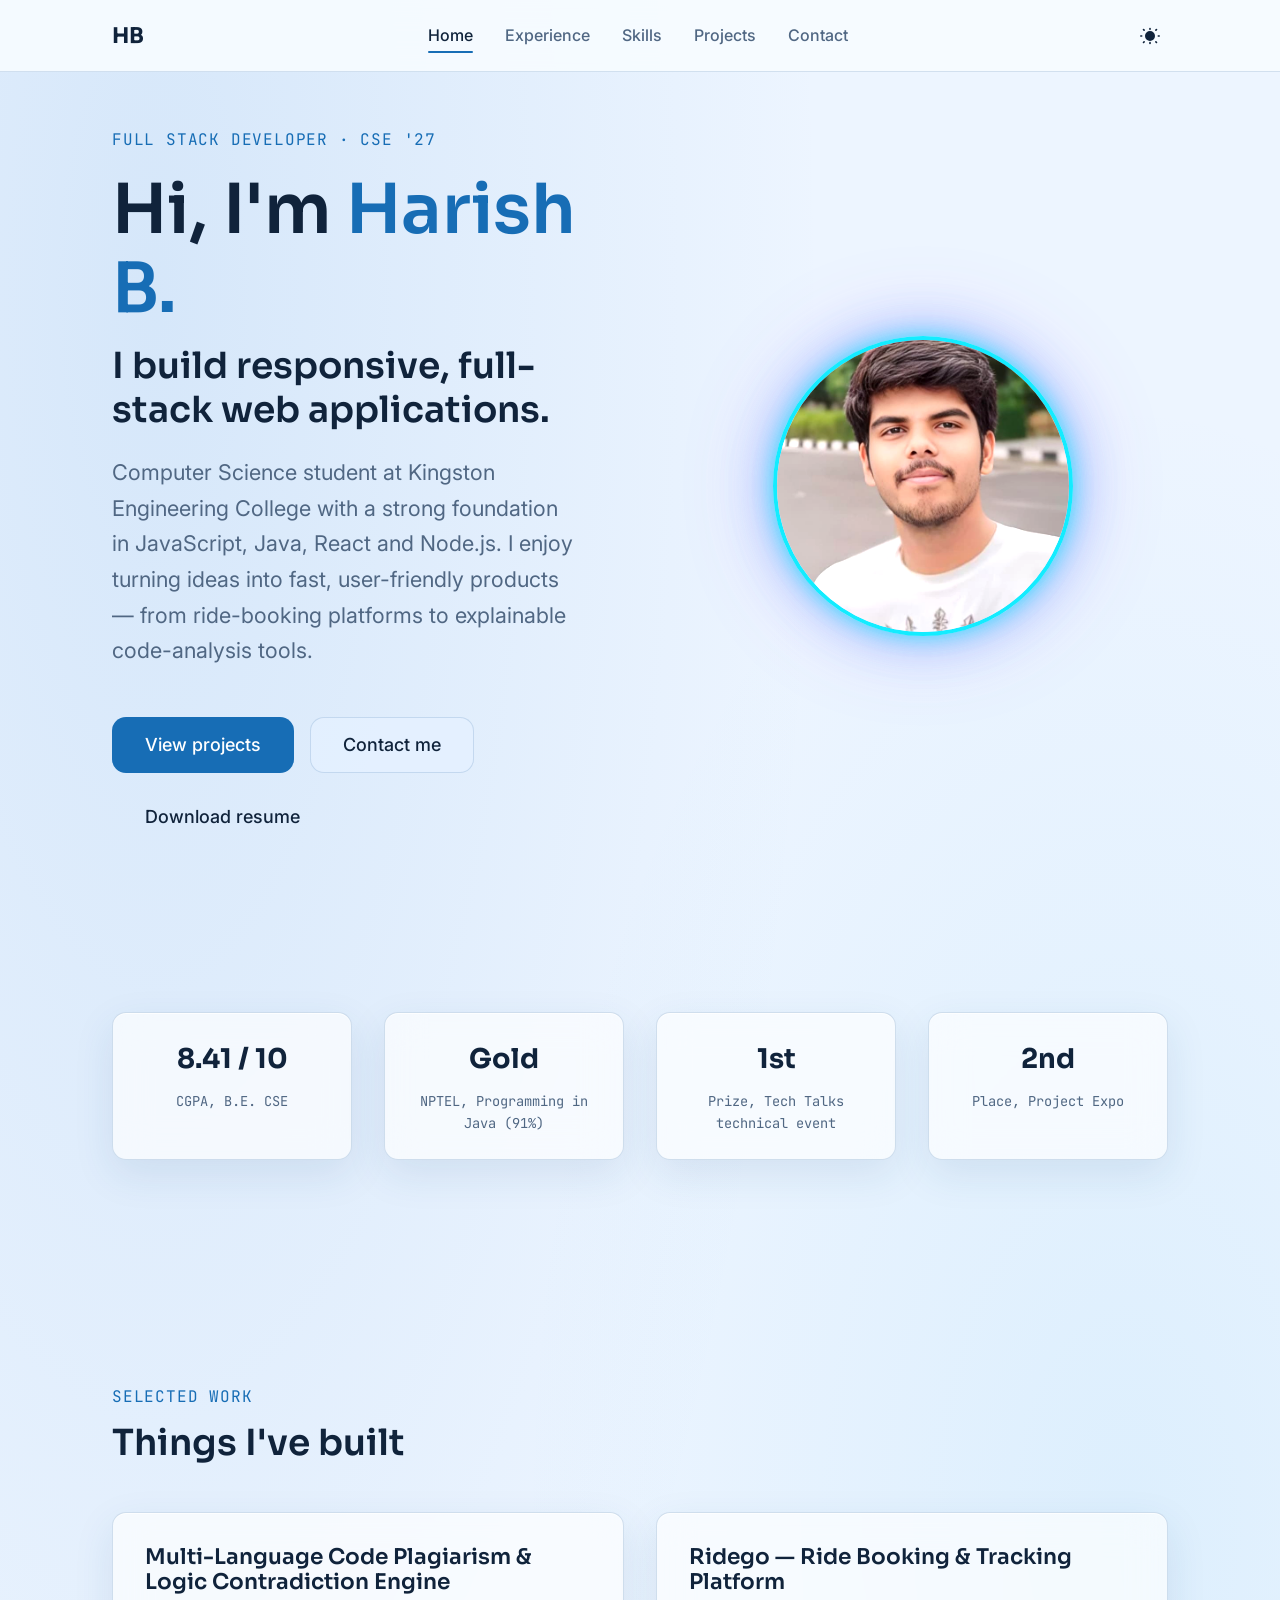
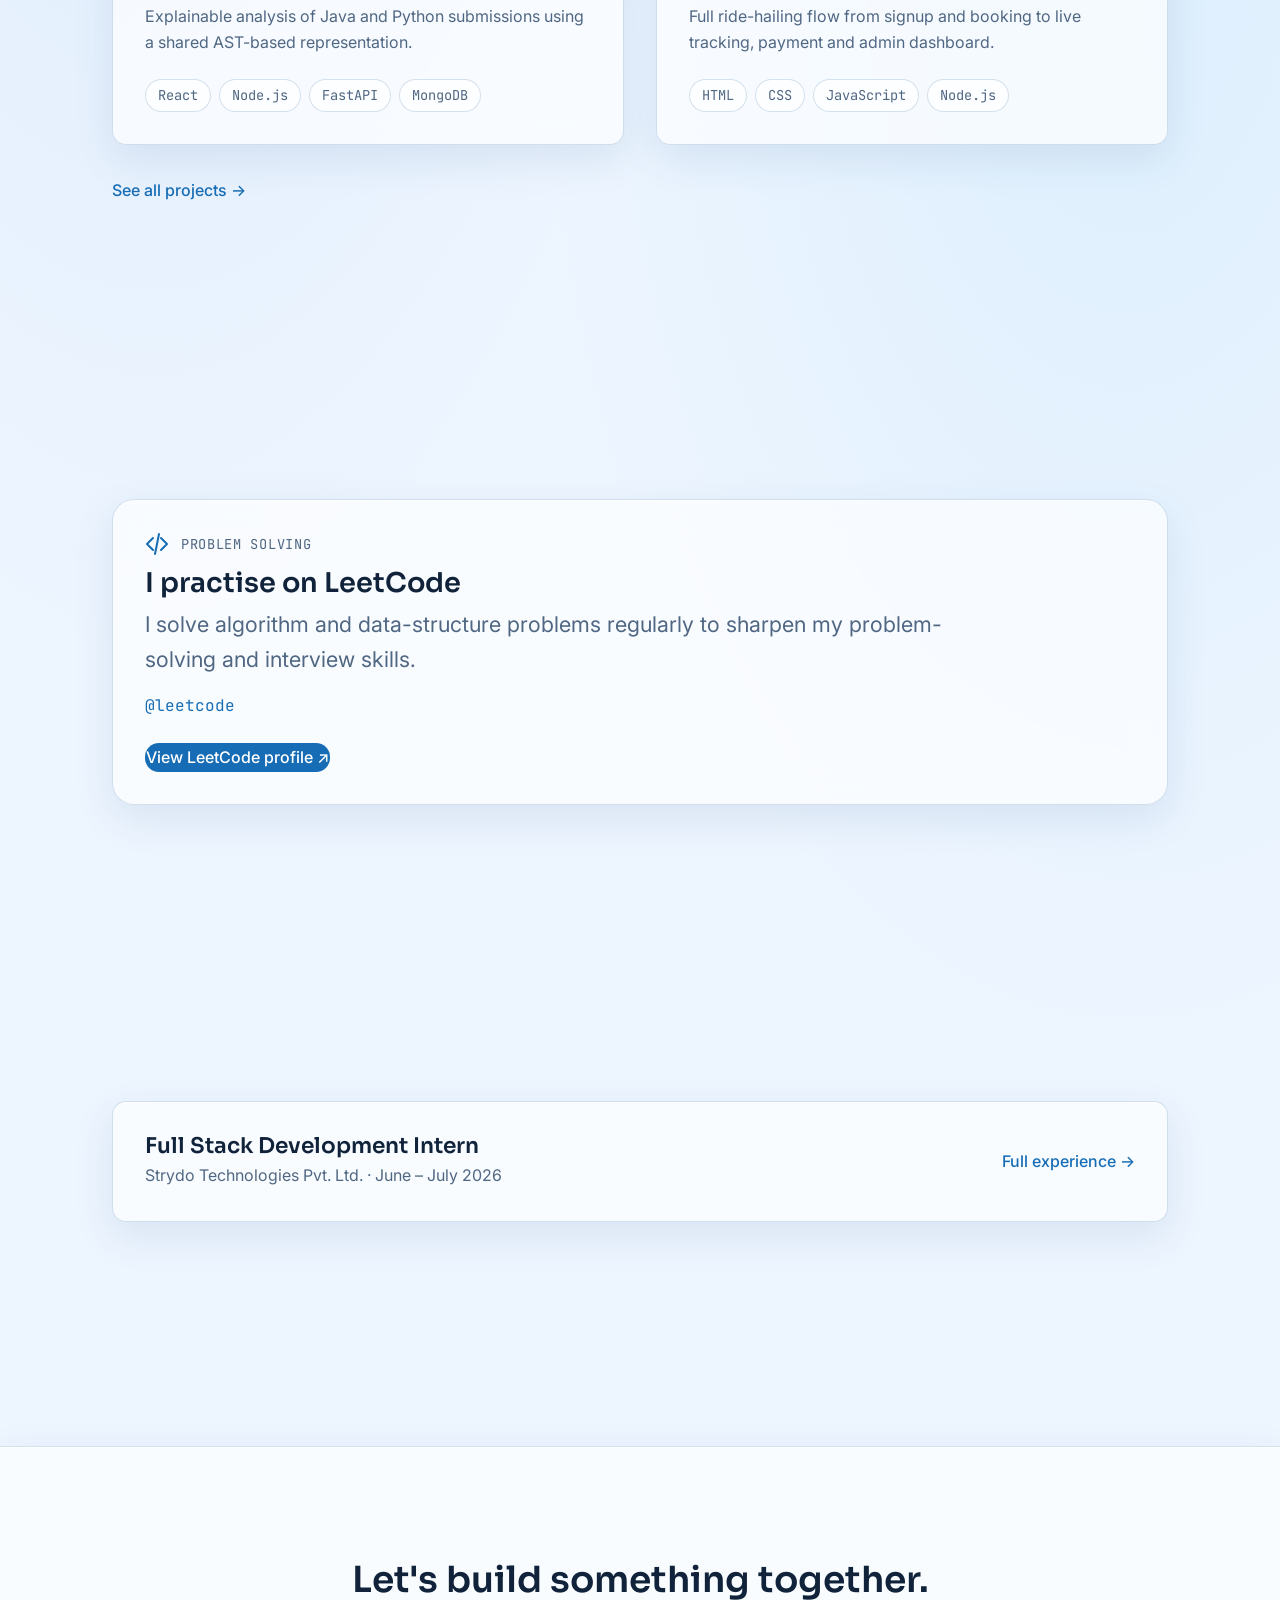
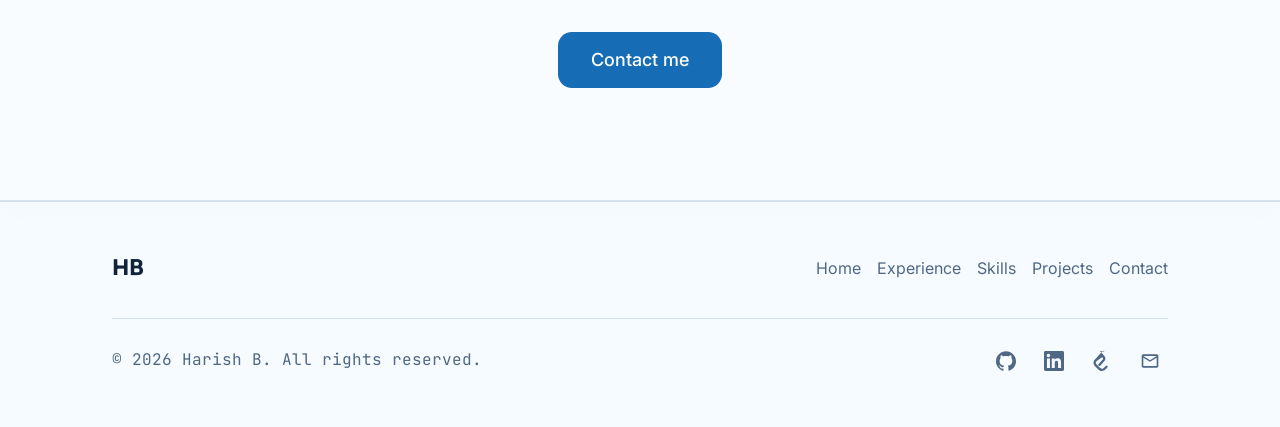
<file: index.html>
<!DOCTYPE html>
<html lang="en">
<head>
  <meta charset="UTF-8">
  <meta name="viewport" content="width=device-width, initial-scale=1.0">
  <title>Harish B | Full Stack Developer</title>
  <meta name="description" content="Harish B - Software Developer Portfolio. Computer Science student at Kingston Engineering College.">
  <meta name="theme-color" content="#0B0D10" media="(prefers-color-scheme: dark)">
  <meta name="theme-color" content="#F6F7F4" media="(prefers-color-scheme: light)">
  
  <meta property="og:title" content="Harish B | Full Stack Developer">
  <meta property="og:description" content="Harish B - Software Developer Portfolio">
  <meta property="og:type" content="website">
  
  <link rel="icon" href="assets/img/favicon.svg" type="image/svg+xml">
  
  <link rel="preconnect" href="https://fonts.googleapis.com">
  <link rel="preconnect" href="https://fonts.gstatic.com" crossorigin>
  <link href="https://fonts.googleapis.com/css2?family=Inter:wght@400;500;600&family=JetBrains+Mono:wght@400;500&family=Sora:wght@400;600;700&display=swap" rel="stylesheet">
  
  <link rel="stylesheet" href="css/tokens.css">
  <link rel="stylesheet" href="css/base.css">
  <link rel="stylesheet" href="css/components.css">
  <link rel="stylesheet" href="css/pages.css">
  
  <!-- Inline Theme Script -->
  <script>
    (function() {
      try {
        var theme = localStorage.getItem('theme');
        if (theme) {
          document.documentElement.setAttribute('data-theme', theme);
        } else if (window.matchMedia && window.matchMedia('(prefers-color-scheme: light)').matches) {
          document.documentElement.setAttribute('data-theme', 'light');
        } else {
          document.documentElement.setAttribute('data-theme', 'dark');
        }
      } catch(e) {}
    })();
  </script>
</head>
<body data-page="home">
  <a href="#main" class="skip-link">Skip to main content</a>

  <header class="nav">
    <div class="container nav__container">
      <a href="index.html" class="nav__logo" aria-label="Harish B Home">HB</a>
      
      <button class="nav__hamburger" aria-expanded="false" aria-controls="nav-list" aria-label="Toggle navigation menu">
        <svg width="24" height="24" viewBox="0 0 24 24" fill="none" xmlns="http://www.w3.org/2000/svg">
          <path d="M4 6H20M4 12H20M4 18H20" stroke="currentColor" stroke-width="2" stroke-linecap="round" stroke-linejoin="round"/>
        </svg>
      </button>

      <ul class="nav__list" id="nav-list">
        <li><a href="index.html" class="nav__link" data-nav="home">Home</a></li>
        <li><a href="experience.html" class="nav__link" data-nav="experience">Experience</a></li>
        <li><a href="skills.html" class="nav__link" data-nav="skills">Skills</a></li>
        <li><a href="projects.html" class="nav__link" data-nav="projects">Projects</a></li>
        <li><a href="contact.html" class="nav__link" data-nav="contact">Contact</a></li>
      </ul>

      <div class="nav__actions">
        <button class="nav__theme-btn" aria-label="Toggle theme" aria-pressed="false">
          <!-- Sun/Moon icon using currentColor -->
          <svg width="20" height="20" viewBox="0 0 24 24" fill="none" xmlns="http://www.w3.org/2000/svg">
            <path d="M12 3V4M12 20V21M4.22 4.22L4.93 4.93M19.07 19.07L19.78 19.78M1 12H2M22 12H23M4.22 19.78L4.93 19.07M19.07 4.93L19.78 4.22M12 17C9.23858 17 7 14.7614 7 12C7 9.23858 9.23858 7 12 7C14.7614 7 17 9.23858 17 12C17 14.7614 14.7614 17 12 17Z" stroke="currentColor" stroke-width="2" stroke-linecap="round" stroke-linejoin="round"/>
          </svg>
        </button>
      </div>
    </div>
  </header>

  <main id="main">
    <!-- A) Hero -->
    <section class="hero container">
      <div class="hero__container">
        <div class="hero__content">
          <span class="section-head__eyebrow reveal" data-delay="0">Full Stack Developer &middot; CSE '27</span>
          <h1 class="hero__title reveal" data-delay="100">Hi, I'm <span class="hero__title-accent">Harish B.</span></h1>
          <div class="hero__subtitle reveal" data-delay="200">I build responsive, full-stack web applications.</div>
          <p class="hero__intro reveal" data-delay="300">
            Computer Science student at Kingston Engineering College with a strong foundation in JavaScript, Java, React and Node.js. I enjoy turning ideas into fast, user-friendly products &mdash; from ride-booking platforms to explainable code-analysis tools.
          </p>
          <div class="hero__actions reveal" data-delay="400">
            <a href="projects.html" class="btn btn--primary btn--md">View projects</a>
            <a href="contact.html" class="btn btn--secondary btn--md">Contact me</a>
            <a href="assets/Harish_B_Resume.pdf" class="btn btn--ghost btn--md" download>Download resume</a>
          </div>
        </div>
        <div class="hero__portrait-wrapper reveal" data-delay="300">
          <div class="hero__glow"></div>
          <div class="hero__portrait-fallback">HB</div>
          <img src="assets/img/harish.jpg" alt="Portrait of Harish B" class="hero__portrait" width="400" height="500">
        </div>
      </div>
    </section>

    <!-- B) Highlights strip -->
    <section class="section container">
      <div class="highlights reveal">
        <div class="highlight-tile">
          <div class="highlight-tile__value">8.41 / 10</div>
          <div class="highlight-tile__caption">CGPA, B.E. CSE</div>
        </div>
        <div class="highlight-tile">
          <div class="highlight-tile__value">Gold</div>
          <div class="highlight-tile__caption">NPTEL, Programming in Java (91%)</div>
        </div>
        <div class="highlight-tile">
          <div class="highlight-tile__value">1st</div>
          <div class="highlight-tile__caption">Prize, Tech Talks technical event</div>
        </div>
        <div class="highlight-tile">
          <div class="highlight-tile__value">2nd</div>
          <div class="highlight-tile__caption">Place, Project Expo</div>
        </div>
      </div>
    </section>

    <!-- C) Featured work -->
    <section class="section container">
      <div class="section-head reveal">
        <span class="section-head__eyebrow">Selected work</span>
        <h2 class="section-head__title">Things I've built</h2>
      </div>
      
      <div class="featured-grid">
        <a href="projects.html" class="card project-card reveal">
          <h3 class="project-card__title">Multi-Language Code Plagiarism &amp; Logic Contradiction Engine</h3>
          <p class="project-card__desc">Explainable analysis of Java and Python submissions using a shared AST-based representation.</p>
          <div class="chip-list">
            <span class="chip">React</span>
            <span class="chip">Node.js</span>
            <span class="chip">FastAPI</span>
            <span class="chip">MongoDB</span>
          </div>
        </a>
        
        <a href="projects.html" class="card project-card reveal" data-delay="100">
          <h3 class="project-card__title">Ridego &mdash; Ride Booking &amp; Tracking Platform</h3>
          <p class="project-card__desc">Full ride-hailing flow from signup and booking to live tracking, payment and admin dashboard.</p>
          <div class="chip-list">
            <span class="chip">HTML</span>
            <span class="chip">CSS</span>
            <span class="chip">JavaScript</span>
            <span class="chip">Node.js</span>
          </div>
        </a>
      </div>
      
      <div class="reveal" data-delay="200">
        <a href="projects.html" class="link-text">See all projects &rarr;</a>
      </div>
    </section>

    <section class="section container" aria-labelledby="leetcode-heading">
      <div class="lc-card reveal" data-solved="" data-rating="" data-streak="">
        <div class="lc-card__header">
          <svg class="lc-card__icon" viewBox="0 0 24 24" fill="none" stroke="currentColor" stroke-width="2" stroke-linecap="round" stroke-linejoin="round">
            <polyline points="16 18 22 12 16 6"></polyline>
            <polyline points="8 6 2 12 8 18"></polyline>
            <line x1="10" y1="22" x2="14" y2="2"></line>
          </svg>
          <span class="lc-card__label">Problem solving</span>
        </div>
        <h2 id="leetcode-heading" class="lc-card__title">I practise on LeetCode</h2>
        <p class="lc-card__desc">I solve algorithm and data-structure problems regularly to sharpen my problem-solving and interview skills.</p>
        <span class="lc-card__handle">@leetcode</span>
        
        <div class="lc-card__stats">
          <div class="lc-stat" data-type="solved">
            <span class="lc-stat__val"></span>
            <span class="lc-stat__label">Problems solved</span>
          </div>
          <div class="lc-stat" data-type="rating">
            <span class="lc-stat__val"></span>
            <span class="lc-stat__label">Contest rating</span>
          </div>
          <div class="lc-stat" data-type="streak">
            <span class="lc-stat__val"></span>
            <span class="lc-stat__label">Day streak</span>
          </div>
        </div>

        <div>
          <a href="https://leetcode.com/u/Q5L8akYLU5/" target="_blank" rel="noopener noreferrer" class="btn btn--primary">
            View LeetCode profile ↗ <span class="visually-hidden">(opens in new tab)</span>
          </a>
        </div>
      </div>
    </section>

    <!-- D) Most recent experience -->
    <section class="section container reveal">
      <a href="experience.html" class="card exp-card">
        <div class="exp-card__info">
          <h3 class="exp-card__title">Full Stack Development Intern</h3>
          <p>Strydo Technologies Pvt. Ltd. &middot; June &ndash; July 2026</p>
        </div>
        <span class="link-text">Full experience &rarr;</span>
      </a>
    </section>

    <!-- F) Closing CTA band -->
    <section class="cta-band reveal">
      <div class="container">
        <h2>Let's build something together.</h2>
        <a href="contact.html" class="btn btn--primary btn--md">Contact me</a>
      </div>
    </section>
  </main>

  <footer class="footer">
    <div class="container footer__container">
      <div class="footer__top">
        <a href="index.html" class="footer__logo">HB</a>
        <ul class="footer__nav">
          <li><a href="index.html" class="footer__nav-link">Home</a></li>
          <li><a href="experience.html" class="footer__nav-link">Experience</a></li>
          <li><a href="skills.html" class="footer__nav-link">Skills</a></li>
          <li><a href="projects.html" class="footer__nav-link">Projects</a></li>
          <li><a href="contact.html" class="footer__nav-link">Contact</a></li>
        </ul>
      </div>
      <div class="footer__bottom">
        <p class="footer__copy">&copy; <span class="footer__year"></span> Harish B. All rights reserved.</p>
        <ul class="footer__social">
          <li>
            <a href="https://github.com/harishb934522-ops" target="_blank" rel="noopener noreferrer" class="footer__social-link" aria-label="GitHub">
              <svg viewBox="0 0 24 24" xmlns="http://www.w3.org/2000/svg"><path d="M12 .297c-6.63 0-12 5.373-12 12 0 5.303 3.438 9.8 8.205 11.385.6.113.82-.258.82-.577 0-.285-.01-1.04-.015-2.04-3.338.724-4.042-1.61-4.042-1.61C4.422 18.07 3.633 17.7 3.633 17.7c-1.087-.744.084-.729.084-.729 1.205.084 1.838 1.236 1.838 1.236 1.07 1.835 2.809 1.305 3.495.998.108-.776.417-1.305.76-1.605-2.665-.3-5.466-1.332-5.466-5.93 0-1.31.465-2.38 1.235-3.22-.135-.303-.54-1.523.105-3.176 0 0 1.005-.322 3.3 1.23.96-.267 1.98-.399 3-.405 1.02.006 2.04.138 3 .405 2.28-1.552 3.285-1.23 3.285-1.23.645 1.653.24 2.873.12 3.176.765.84 1.23 1.91 1.23 3.22 0 4.61-2.805 5.625-5.475 5.92.42.36.81 1.096.81 2.22 0 1.606-.015 2.896-.015 3.286 0 .315.21.69.825.57C20.565 22.092 24 17.592 24 12.297c0-6.627-5.373-12-12-12"/></svg>
            </a>
          </li>
          <li>
            <a href="https://www.linkedin.com/" target="_blank" rel="noopener noreferrer" class="footer__social-link" aria-label="LinkedIn">
              <svg viewBox="0 0 24 24" xmlns="http://www.w3.org/2000/svg"><path d="M20.447 20.452h-3.554v-5.569c0-1.328-.027-3.037-1.852-3.037-1.853 0-2.136 1.445-2.136 2.939v5.667H9.351V9h3.414v1.561h.046c.477-.9 1.637-1.85 3.37-1.85 3.601 0 4.267 2.37 4.267 5.455v6.286zM5.337 7.433c-1.144 0-2.063-.926-2.063-2.065 0-1.138.92-2.063 2.063-2.063 1.14 0 2.064.925 2.064 2.063 0 1.139-.925 2.065-2.064 2.065zm1.782 13.019H3.555V9h3.564v11.452zM22.225 0H1.771C.792 0 0 .774 0 1.729v20.542C0 23.227.792 24 1.771 24h20.451C23.2 24 24 23.227 24 22.271V1.729C24 .774 23.2 0 22.222 0h.003z"/></svg>
            </a>
          </li>
          <li>
            <a href="https://leetcode.com/u/Q5L8akYLU5/" target="_blank" rel="noopener noreferrer" class="footer__social-link" aria-label="LeetCode">
              <svg viewBox="0 0 24 24" xmlns="http://www.w3.org/2000/svg"><path d="M13.483 0a1.374 1.374 0 0 0-.961.438L7.116 6.226l-3.854 4.126a5.266 5.266 0 0 0-1.209 2.104 5.35 5.35 0 0 0-.125.513 5.527 5.527 0 0 0 .062 2.362 5.83 5.83 0 0 0 .349 1.017 5.939 5.939 0 0 0 1.271 1.818l4.277 4.193.039.038c2.248 2.165 5.852 2.133 8.063-.074l2.396-2.392c.54-.54.54-1.414.003-1.955a1.378 1.378 0 0 0-1.951-.003l-2.396 2.392a3.021 3.021 0 0 1-4.205.038l-.02-.019-4.276-4.193c-.652-.64-.972-1.469-.948-2.263a2.68 2.68 0 0 1 .066-.523 2.545 2.545 0 0 1 .619-1.164L11.1 8.214c.489-.539 1.349-.539 1.84 0 .489.54.489 1.414 0 1.954l-5.009 5.54a1.373 1.373 0 0 0-.323 1.295 1.332 1.332 0 0 0 1.08 1.026c.435.086.883-.053 1.192-.387l5.01-5.539c1.554-1.716 1.554-4.514 0-6.231l-5.405-5.787L14.444.646a1.375 1.375 0 0 0-.961-2.352z"/></svg>
            </a>
          </li>
          <li>
            <a href="mailto:harishb934522@gmail.com" class="footer__social-link" aria-label="Email">
              <svg viewBox="0 0 24 24" xmlns="http://www.w3.org/2000/svg"><path d="M22 6c0-1.1-.9-2-2-2H4c-1.1 0-2 .9-2 2v12c0 1.1.9 2 2 2h16c1.1 0 2-.9 2-2V6zm-2 0l-8 5-8-5h16zm0 12H4V8l8 5 8-5v10z"/></svg>
            </a>
          </li>
        </ul>
      </div>
    </div>
  </footer>

  <script src="js/main.js" defer></script>
</body>
</html>
</file>
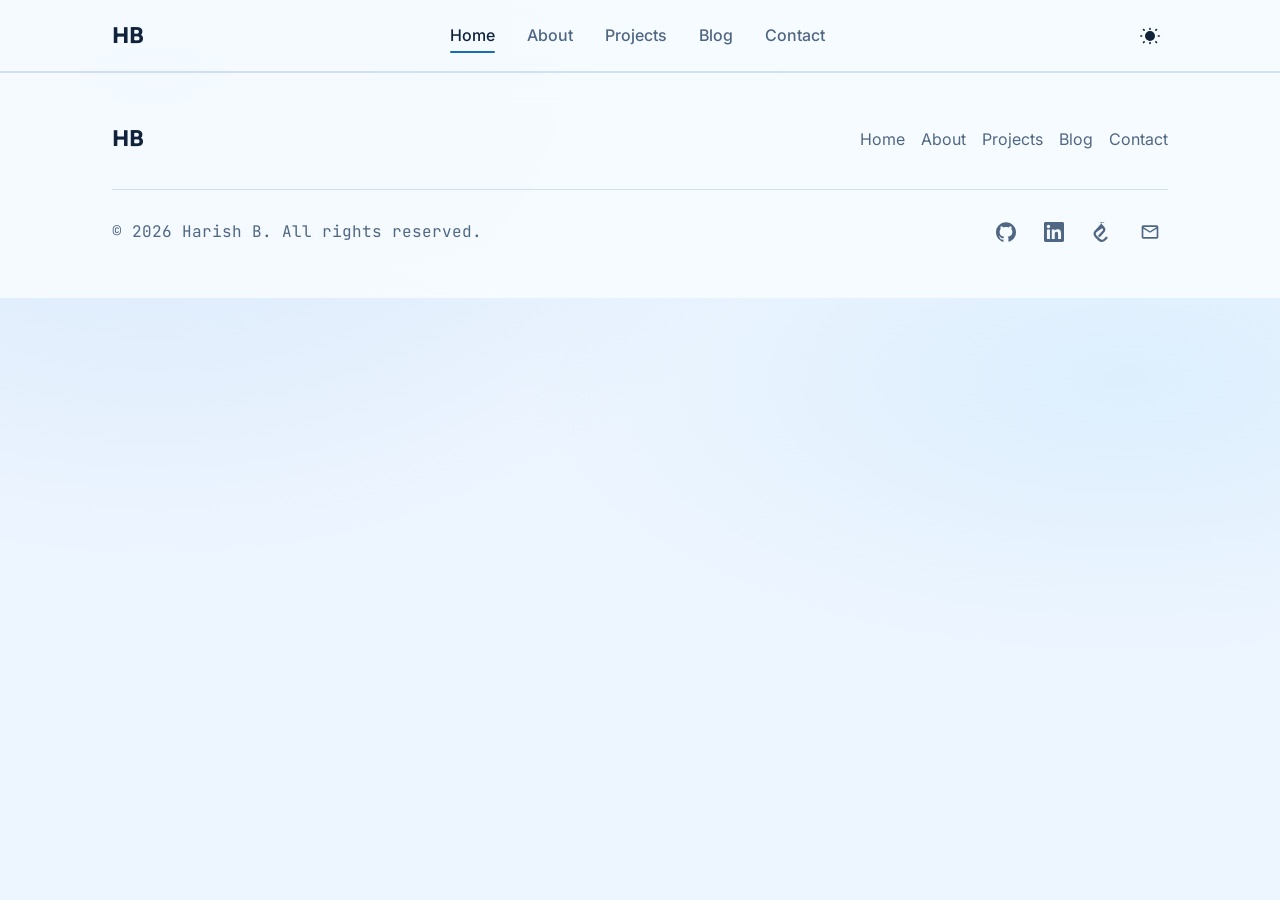
<file: _template.html>
<!DOCTYPE html>
<html lang="en">
<head>
  <meta charset="UTF-8">
  <meta name="viewport" content="width=device-width, initial-scale=1.0">
  <title>Page | Harish B</title>
  <meta name="description" content="Harish B - Software Developer Portfolio">
  <meta name="theme-color" content="#0B0D10" media="(prefers-color-scheme: dark)">
  <meta name="theme-color" content="#F6F7F4" media="(prefers-color-scheme: light)">
  
  <meta property="og:title" content="Page | Harish B">
  <meta property="og:description" content="Harish B - Software Developer Portfolio">
  <meta property="og:type" content="website">
  
  <link rel="icon" href="assets/img/favicon.svg" type="image/svg+xml">
  
  <link rel="preconnect" href="https://fonts.googleapis.com">
  <link rel="preconnect" href="https://fonts.gstatic.com" crossorigin>
  <link href="https://fonts.googleapis.com/css2?family=Inter:wght@400;500;600&family=JetBrains+Mono:wght@400;500&family=Sora:wght@400;600;700&display=swap" rel="stylesheet">
  
  <link rel="stylesheet" href="css/tokens.css">
  <link rel="stylesheet" href="css/base.css">
  <link rel="stylesheet" href="css/components.css">
  <link rel="stylesheet" href="css/pages.css">
  
  <!-- Inline Theme Script -->
  <script>
    (function() {
      try {
        var theme = localStorage.getItem('theme');
        if (theme) {
          document.documentElement.setAttribute('data-theme', theme);
        } else if (window.matchMedia && window.matchMedia('(prefers-color-scheme: light)').matches) {
          document.documentElement.setAttribute('data-theme', 'light');
        } else {
          document.documentElement.setAttribute('data-theme', 'dark');
        }
      } catch(e) {}
    })();
  </script>
</head>
<body data-page="home">
  <a href="#main" class="skip-link">Skip to main content</a>

  <header class="nav">
    <div class="container nav__container">
      <a href="/" class="nav__logo" aria-label="Harish B Home">HB</a>
      
      <button class="nav__hamburger" aria-expanded="false" aria-controls="nav-list" aria-label="Toggle navigation menu">
        <svg width="24" height="24" viewBox="0 0 24 24" fill="none" xmlns="http://www.w3.org/2000/svg">
          <path d="M4 6H20M4 12H20M4 18H20" stroke="currentColor" stroke-width="2" stroke-linecap="round" stroke-linejoin="round"/>
        </svg>
      </button>

      <ul class="nav__list" id="nav-list">
        <li><a href="/" class="nav__link" data-nav="home">Home</a></li>
        <li><a href="/about" class="nav__link" data-nav="about">About</a></li>
        <li><a href="/projects" class="nav__link" data-nav="projects">Projects</a></li>
        <li><a href="/blog" class="nav__link" data-nav="blog">Blog</a></li>
        <li><a href="/contact" class="nav__link" data-nav="contact">Contact</a></li>
      </ul>

      <div class="nav__actions">
        <button class="nav__theme-btn" aria-label="Toggle theme" aria-pressed="false">
          <!-- Sun/Moon icon using currentColor -->
          <svg width="20" height="20" viewBox="0 0 24 24" fill="none" xmlns="http://www.w3.org/2000/svg">
            <path d="M12 3V4M12 20V21M4.22 4.22L4.93 4.93M19.07 19.07L19.78 19.78M1 12H2M22 12H23M4.22 19.78L4.93 19.07M19.07 4.93L19.78 4.22M12 17C9.23858 17 7 14.7614 7 12C7 9.23858 9.23858 7 12 7C14.7614 7 17 9.23858 17 12C17 14.7614 14.7614 17 12 17Z" stroke="currentColor" stroke-width="2" stroke-linecap="round" stroke-linejoin="round"/>
          </svg>
        </button>
      </div>
    </div>
  </header>

  <main id="main">
    <!-- Page specific content goes here -->
  </main>

  <footer class="footer">
    <div class="container footer__container">
      <div class="footer__top">
        <a href="/" class="footer__logo">HB</a>
        <ul class="footer__nav">
          <li><a href="/" class="footer__nav-link">Home</a></li>
          <li><a href="/about" class="footer__nav-link">About</a></li>
          <li><a href="/projects" class="footer__nav-link">Projects</a></li>
          <li><a href="/blog" class="footer__nav-link">Blog</a></li>
          <li><a href="/contact" class="footer__nav-link">Contact</a></li>
        </ul>
      </div>
      <div class="footer__bottom">
        <p class="footer__copy">&copy; <span class="footer__year"></span> Harish B. All rights reserved.</p>
        <ul class="footer__social">
          <li>
            <a href="#" class="footer__social-link" aria-label="GitHub">
              <svg viewBox="0 0 24 24" xmlns="http://www.w3.org/2000/svg"><path d="M12 .297c-6.63 0-12 5.373-12 12 0 5.303 3.438 9.8 8.205 11.385.6.113.82-.258.82-.577 0-.285-.01-1.04-.015-2.04-3.338.724-4.042-1.61-4.042-1.61C4.422 18.07 3.633 17.7 3.633 17.7c-1.087-.744.084-.729.084-.729 1.205.084 1.838 1.236 1.838 1.236 1.07 1.835 2.809 1.305 3.495.998.108-.776.417-1.305.76-1.605-2.665-.3-5.466-1.332-5.466-5.93 0-1.31.465-2.38 1.235-3.22-.135-.303-.54-1.523.105-3.176 0 0 1.005-.322 3.3 1.23.96-.267 1.98-.399 3-.405 1.02.006 2.04.138 3 .405 2.28-1.552 3.285-1.23 3.285-1.23.645 1.653.24 2.873.12 3.176.765.84 1.23 1.91 1.23 3.22 0 4.61-2.805 5.625-5.475 5.92.42.36.81 1.096.81 2.22 0 1.606-.015 2.896-.015 3.286 0 .315.21.69.825.57C20.565 22.092 24 17.592 24 12.297c0-6.627-5.373-12-12-12"/></svg>
            </a>
          </li>
          <li>
            <a href="#" class="footer__social-link" aria-label="LinkedIn">
              <svg viewBox="0 0 24 24" xmlns="http://www.w3.org/2000/svg"><path d="M20.447 20.452h-3.554v-5.569c0-1.328-.027-3.037-1.852-3.037-1.853 0-2.136 1.445-2.136 2.939v5.667H9.351V9h3.414v1.561h.046c.477-.9 1.637-1.85 3.37-1.85 3.601 0 4.267 2.37 4.267 5.455v6.286zM5.337 7.433c-1.144 0-2.063-.926-2.063-2.065 0-1.138.92-2.063 2.063-2.063 1.14 0 2.064.925 2.064 2.063 0 1.139-.925 2.065-2.064 2.065zm1.782 13.019H3.555V9h3.564v11.452zM22.225 0H1.771C.792 0 0 .774 0 1.729v20.542C0 23.227.792 24 1.771 24h20.451C23.2 24 24 23.227 24 22.271V1.729C24 .774 23.2 0 22.222 0h.003z"/></svg>
            </a>
          </li>
          <li>
            <a href="https://leetcode.com/u/Q5L8akYLU5/" target="_blank" rel="noopener noreferrer" class="footer__social-link" aria-label="LeetCode">
              <svg viewBox="0 0 24 24" xmlns="http://www.w3.org/2000/svg"><path d="M13.483 0a1.374 1.374 0 0 0-.961.438L7.116 6.226l-3.854 4.126a5.266 5.266 0 0 0-1.209 2.104 5.35 5.35 0 0 0-.125.513 5.527 5.527 0 0 0 .062 2.362 5.83 5.83 0 0 0 .349 1.017 5.939 5.939 0 0 0 1.271 1.818l4.277 4.193.039.038c2.248 2.165 5.852 2.133 8.063-.074l2.396-2.392c.54-.54.54-1.414.003-1.955a1.378 1.378 0 0 0-1.951-.003l-2.396 2.392a3.021 3.021 0 0 1-4.205.038l-.02-.019-4.276-4.193c-.652-.64-.972-1.469-.948-2.263a2.68 2.68 0 0 1 .066-.523 2.545 2.545 0 0 1 .619-1.164L11.1 8.214c.489-.539 1.349-.539 1.84 0 .489.54.489 1.414 0 1.954l-5.009 5.54a1.373 1.373 0 0 0-.323 1.295 1.332 1.332 0 0 0 1.08 1.026c.435.086.883-.053 1.192-.387l5.01-5.539c1.554-1.716 1.554-4.514 0-6.231l-5.405-5.787L14.444.646a1.375 1.375 0 0 0-.961-2.352z"/></svg>
            </a>
          </li>
          <li>
            <a href="mailto:contact@example.com" class="footer__social-link" aria-label="Email">
              <svg viewBox="0 0 24 24" xmlns="http://www.w3.org/2000/svg"><path d="M22 6c0-1.1-.9-2-2-2H4c-1.1 0-2 .9-2 2v12c0 1.1.9 2 2 2h16c1.1 0 2-.9 2-2V6zm-2 0l-8 5-8-5h16zm0 12H4V8l8 5 8-5v10z"/></svg>
            </a>
          </li>
        </ul>
      </div>
    </div>
  </footer>

  <script src="js/main.js" defer></script>
</body>
</html>
</file>
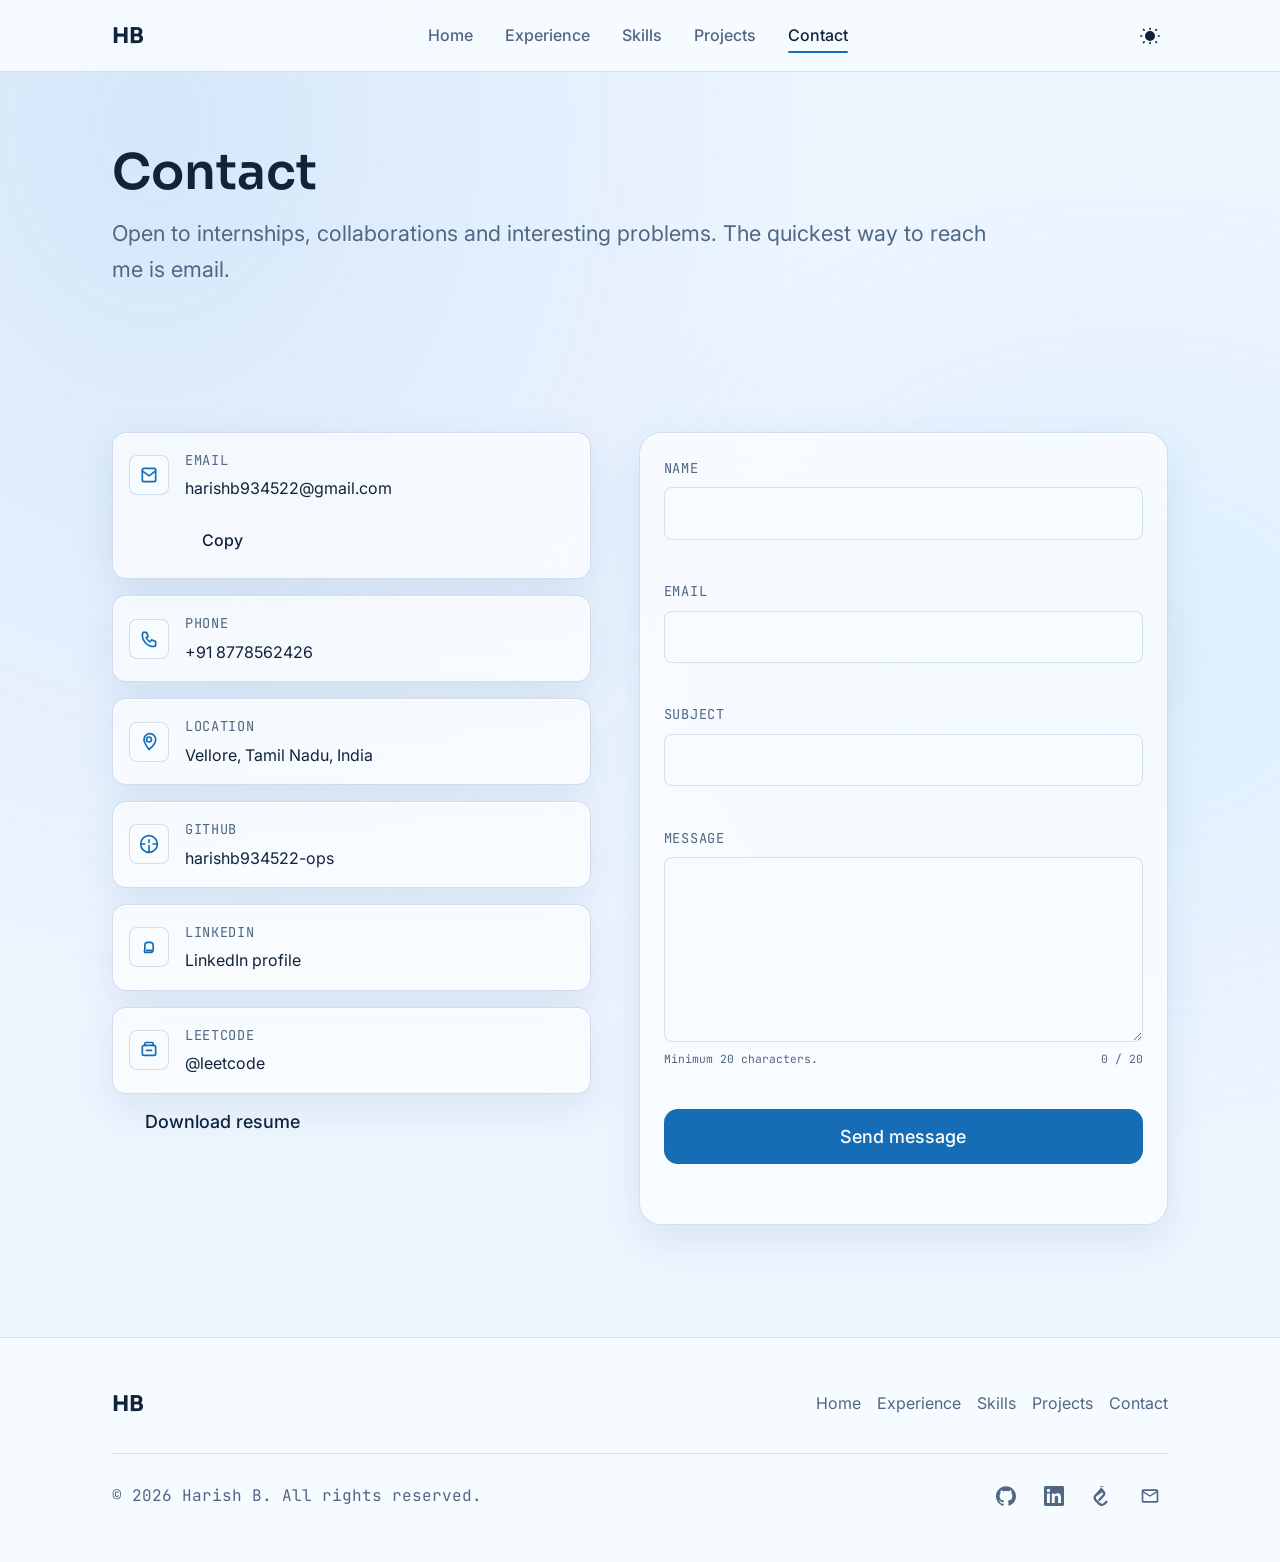
<file: contact.html>
<!DOCTYPE html>
<html lang="en">
<head>
  <meta charset="UTF-8">
  <meta name="viewport" content="width=device-width, initial-scale=1.0">
  <title>Contact | Harish B</title>
  <meta name="description" content="Open to internships, collaborations and interesting problems. The quickest way to reach me is email.">
  <meta name="theme-color" content="#0B0D10" media="(prefers-color-scheme: dark)">
  <meta name="theme-color" content="#F6F7F4" media="(prefers-color-scheme: light)">

  <meta property="og:title" content="Contact | Harish B">
  <meta property="og:description" content="Open to internships, collaborations and interesting problems. The quickest way to reach me is email.">
  <meta property="og:type" content="website">

  <link rel="icon" href="assets/img/favicon.svg" type="image/svg+xml">

  <link rel="preconnect" href="https://fonts.googleapis.com">
  <link rel="preconnect" href="https://fonts.gstatic.com" crossorigin>
  <link href="https://fonts.googleapis.com/css2?family=Inter:wght@400;500;600;700&family=JetBrains+Mono:wght@400;500&family=Sora:wght@400;600;700&display=swap" rel="stylesheet">

  <link rel="stylesheet" href="css/tokens.css">
  <link rel="stylesheet" href="css/base.css">
  <link rel="stylesheet" href="css/components.css">
  <link rel="stylesheet" href="css/pages.css">

  <script>
    (function() {
      try {
        var theme = localStorage.getItem('theme');
        if (theme) {
          document.documentElement.setAttribute('data-theme', theme);
        } else if (window.matchMedia && window.matchMedia('(prefers-color-scheme: light)').matches) {
          document.documentElement.setAttribute('data-theme', 'light');
        } else {
          document.documentElement.setAttribute('data-theme', 'dark');
        }
      } catch (e) {}
    })();
  </script>
</head>
<body data-page="contact">
  <a href="#main" class="skip-link">Skip to main content</a>

  <header class="nav">
    <div class="container nav__container">
      <a href="index.html" class="nav__logo" aria-label="Harish B Home">HB</a>

      <button class="nav__hamburger" aria-expanded="false" aria-controls="nav-list" aria-label="Toggle navigation menu">
        <svg width="24" height="24" viewBox="0 0 24 24" fill="none" xmlns="http://www.w3.org/2000/svg">
          <path d="M4 6H20M4 12H20M4 18H20" stroke="currentColor" stroke-width="2" stroke-linecap="round" stroke-linejoin="round"/>
        </svg>
      </button>

      <ul class="nav__list" id="nav-list">
        <li><a href="index.html" class="nav__link" data-nav="home">Home</a></li>
        <li><a href="experience.html" class="nav__link" data-nav="experience">Experience</a></li>
        <li><a href="skills.html" class="nav__link" data-nav="skills">Skills</a></li>
        <li><a href="projects.html" class="nav__link" data-nav="projects">Projects</a></li>
        <li><a href="contact.html" class="nav__link" data-nav="contact">Contact</a></li>
      </ul>

      <div class="nav__actions">
        <button class="nav__theme-btn" aria-label="Toggle theme" aria-pressed="false">
          <svg width="20" height="20" viewBox="0 0 24 24" fill="none" xmlns="http://www.w3.org/2000/svg">
            <path d="M12 3V4M12 20V21M4.22 4.22L4.93 4.93M19.07 19.07L19.78 19.78M1 12H2M22 12H23M4.22 19.78L4.93 19.07M19.07 4.93L19.78 4.22M12 17C9.23858 17 7 14.7614 7 12C7 9.23858 9.23858 7 12 7C14.7614 7 17 9.23858 17 12C17 14.7614 14.7614 17 12 17Z" stroke="currentColor" stroke-width="2" stroke-linecap="round" stroke-linejoin="round"/>
          </svg>
        </button>
      </div>
    </div>
  </header>

  <main id="main">
    <div class="container page-header reveal">
      <h1>Contact</h1>
      <p>Open to internships, collaborations and interesting problems. The quickest way to reach me is email.</p>
    </div>

    <section class="section container contact-layout">
      <div class="contact-details reveal">
        <ul class="contact-detail-list">
          <li class="card contact-detail-item">
            <div class="contact-detail-item__icon" aria-hidden="true">
              <svg viewBox="0 0 24 24" fill="none" xmlns="http://www.w3.org/2000/svg">
                <path d="M4 6C4 4.89543 4.89543 4 6 4H18C19.1046 4 20 4.89543 20 6V18C20 19.1046 19.1046 20 18 20H6C4.89543 20 4 19.1046 4 18V6Z" stroke="currentColor" stroke-width="2"/>
                <path d="M4 7L12 13L20 7" stroke="currentColor" stroke-width="2" stroke-linecap="round" stroke-linejoin="round"/>
              </svg>
            </div>
            <div class="contact-detail-item__content">
              <span class="contact-detail-item__label">Email</span>
              <a href="mailto:harishb934522@gmail.com">harishb934522@gmail.com</a>
            </div>
            <button class="btn btn--ghost btn--sm contact-copy-btn" type="button" data-copy="harishb934522@gmail.com">Copy</button>
          </li>

          <li class="card contact-detail-item">
            <div class="contact-detail-item__icon" aria-hidden="true">
              <svg viewBox="0 0 24 24" fill="none" xmlns="http://www.w3.org/2000/svg">
                <path d="M5 4H9L11 9L8.5 10.5C9.5 12.5 11.5 14.5 13.5 15.5L15 13L20 15V19C20 20.1046 19.1046 21 18 21C10.268 21 4 14.732 4 7C4 5.89543 4.89543 4 6 4H5Z" stroke="currentColor" stroke-width="2" stroke-linecap="round" stroke-linejoin="round"/>
              </svg>
            </div>
            <div class="contact-detail-item__content">
              <span class="contact-detail-item__label">Phone</span>
              <a href="tel:+918778562426">+91 8778562426</a>
            </div>
          </li>

          <li class="card contact-detail-item">
            <div class="contact-detail-item__icon" aria-hidden="true">
              <svg viewBox="0 0 24 24" fill="none" xmlns="http://www.w3.org/2000/svg">
                <path d="M12 21C16.4183 17.4183 20 13.4183 20 9C20 5.13401 16.866 2 13 2C9.13401 2 6 5.13401 6 9C6 13.4183 9.58172 17.4183 12 21Z" stroke="currentColor" stroke-width="2" stroke-linecap="round" stroke-linejoin="round"/>
                <circle cx="12" cy="9" r="3" stroke="currentColor" stroke-width="2"/>
              </svg>
            </div>
            <div class="contact-detail-item__content">
              <span class="contact-detail-item__label">Location</span>
              <a href="https://maps.google.com/?q=Vellore%2C+Tamil+Nadu%2C+India">Vellore, Tamil Nadu, India</a>
            </div>
          </li>

          <li class="card contact-detail-item">
            <div class="contact-detail-item__icon" aria-hidden="true">
              <svg viewBox="0 0 24 24" fill="none" xmlns="http://www.w3.org/2000/svg">
                <path d="M12 2C6.47715 2 2 6.47715 2 12C2 17.5228 6.47715 22 12 22C17.5228 22 22 17.5228 22 12C22 6.47715 17.5228 2 12 2ZM12 22V14M12 10V7M20.5 12H17M7 12H3.5" stroke="currentColor" stroke-width="2" stroke-linecap="round" stroke-linejoin="round"/>
              </svg>
            </div>
            <div class="contact-detail-item__content">
              <span class="contact-detail-item__label">GitHub</span>
              <a href="https://github.com/harishb934522-ops" target="_blank" rel="noopener noreferrer">harishb934522-ops</a>
            </div>
          </li>

          <li class="card contact-detail-item">
            <div class="contact-detail-item__icon" aria-hidden="true">
              <svg viewBox="0 0 24 24" fill="none" xmlns="http://www.w3.org/2000/svg">
                <path d="M6.94 18.5A3.5 3.5 0 0 1 7 15.12V9.88A3.5 3.5 0 0 1 10.5 6.5H13.5A3.5 3.5 0 0 1 17 9.88V15.12A3.5 3.5 0 0 1 13.5 18.5H6.94Z" stroke="currentColor" stroke-width="2"/>
                <path d="M9 16H15" stroke="currentColor" stroke-width="2" stroke-linecap="round"/>
              </svg>
            </div>
            <div class="contact-detail-item__content">
              <span class="contact-detail-item__label">LinkedIn</span>
              <a href="https://www.linkedin.com/" target="_blank" rel="noopener noreferrer">LinkedIn profile</a>
            </div>
          </li>

          <li class="card contact-detail-item">
            <div class="contact-detail-item__icon" aria-hidden="true">
              <svg viewBox="0 0 24 24" fill="none" xmlns="http://www.w3.org/2000/svg">
                <path d="M7 6.5V4.5C7 3.67 7.67 3 8.5 3H15.5C16.33 3 17 3.67 17 4.5V6.5" stroke="currentColor" stroke-width="2" stroke-linecap="round" stroke-linejoin="round"/>
                <path d="M6 6.5H18C19.1046 6.5 20 7.39543 20 8.5V16.5C20 17.6046 19.1046 18.5 18 18.5H6C4.89543 18.5 4 17.6046 4 16.5V8.5C4 7.39543 4.89543 6.5 6 6.5Z" stroke="currentColor" stroke-width="2"/>
                <path d="M9 12.5H15" stroke="currentColor" stroke-width="2" stroke-linecap="round"/>
              </svg>
            </div>
            <div class="contact-detail-item__content">
              <span class="contact-detail-item__label">LeetCode</span>
              <a href="https://leetcode.com/u/Q5L8akYLU5/" target="_blank" rel="noopener noreferrer">@leetcode</a>
            </div>
          </li>
        </ul>

        <a href="assets/Harish_B_Resume.pdf" class="btn btn--ghost btn--md" download>Download resume</a>
      </div>

      <div class="contact-form-wrap reveal">
        <form class="form contact-form" novalidate>
          <div class="field">
            <label class="field__label" for="name">Name</label>
            <input id="name" name="name" type="text" autocomplete="name" required aria-describedby="name-error">
            <div class="field__error" id="name-error" aria-live="polite"></div>
          </div>

          <div class="field">
            <label class="field__label" for="email">Email</label>
            <input id="email" name="email" type="email" autocomplete="email" required aria-describedby="email-error">
            <div class="field__error" id="email-error" aria-live="polite"></div>
          </div>

          <div class="field">
            <label class="field__label" for="subject">Subject</label>
            <input id="subject" name="subject" type="text" autocomplete="off" aria-describedby="subject-error">
            <div class="field__error" id="subject-error" aria-live="polite"></div>
          </div>

          <div class="field">
            <label class="field__label" for="message">Message</label>
            <textarea id="message" name="message" rows="6" required minlength="20" aria-describedby="message-help message-error"></textarea>
            <div class="field__meta">
              <small id="message-help" class="field__hint">Minimum 20 characters.</small>
              <small class="field__count" data-count-for="message">0 / 20</small>
            </div>
            <div class="field__error" id="message-error" aria-live="polite"></div>
          </div>

          <div class="field field--honeypot" aria-hidden="true">
            <label class="field__label" for="website">Website</label>
            <input id="website" name="website" type="text" tabindex="-1" autocomplete="off">
          </div>

          <button class="btn btn--primary btn--md" type="submit">Send message</button>
          <div class="form__status" aria-live="polite"></div>
        </form>
      </div>
    </section>
  </main>

  <footer class="footer">
    <div class="container footer__container">
      <div class="footer__top">
        <a href="index.html" class="footer__logo">HB</a>
        <ul class="footer__nav">
          <li><a href="index.html" class="footer__nav-link">Home</a></li>
          <li><a href="experience.html" class="footer__nav-link">Experience</a></li>
          <li><a href="skills.html" class="footer__nav-link">Skills</a></li>
          <li><a href="projects.html" class="footer__nav-link">Projects</a></li>
          <li><a href="contact.html" class="footer__nav-link">Contact</a></li>
        </ul>
      </div>
      <div class="footer__bottom">
        <p class="footer__copy">&copy; <span class="footer__year"></span> Harish B. All rights reserved.</p>
        <ul class="footer__social">
          <li>
            <a href="https://github.com/harishb934522-ops" target="_blank" rel="noopener noreferrer" class="footer__social-link" aria-label="GitHub">
              <svg viewBox="0 0 24 24" xmlns="http://www.w3.org/2000/svg"><path d="M12 .297c-6.63 0-12 5.373-12 12 0 5.303 3.438 9.8 8.205 11.385.6.113.82-.258.82-.577 0-.285-.01-1.04-.015-2.04-3.338.724-4.042-1.61-4.042-1.61C4.422 18.07 3.633 17.7 3.633 17.7c-1.087-.744.084-.729.084-.729 1.205.084 1.838 1.236 1.838 1.236 1.07 1.835 2.809 1.305 3.495.998.108-.776.417-1.305.76-1.605-2.665-.3-5.466-1.332-5.466-5.93 0-1.31.465-2.38 1.235-3.22-.135-.303-.54-1.523.105-3.176 0 0 1.005-.322 3.3 1.23.96-.267 1.98-.399 3-.405 1.02.006 2.04.138 3 .405 2.28-1.552 3.285-1.23 3.285-1.23.645 1.653.24 2.873.12 3.176.765.84 1.23 1.91 1.23 3.22 0 4.61-2.805 5.625-5.475 5.92.42.36.81 1.096.81 2.22 0 1.606-.015 2.896-.015 3.286 0 .315.21.69.825.57C20.565 22.092 24 17.592 24 12.297c0-6.627-5.373-12-12-12"/></svg>
            </a>
          </li>
          <li>
            <a href="https://www.linkedin.com/" target="_blank" rel="noopener noreferrer" class="footer__social-link" aria-label="LinkedIn">
              <svg viewBox="0 0 24 24" xmlns="http://www.w3.org/2000/svg"><path d="M20.447 20.452h-3.554v-5.569c0-1.328-.027-3.037-1.852-3.037-1.853 0-2.136 1.445-2.136 2.939v5.667H9.351V9h3.414v1.561h.046c.477-.9 1.637-1.85 3.37-1.85 3.601 0 4.267 2.37 4.267 5.455v6.286zM5.337 7.433c-1.144 0-2.063-.926-2.063-2.065 0-1.138.92-2.063 2.063-2.063 1.14 0 2.064.925 2.064 2.063 0 1.139-.925 2.065-2.064 2.065zm1.782 13.019H3.555V9h3.564v11.452zM22.225 0H1.771C.792 0 0 .774 0 1.729v20.542C0 23.227.792 24 1.771 24h20.451C23.2 24 24 23.227 24 22.271V1.729C24 .774 23.2 0 22.222 0h.003z"/></svg>
            </a>
          </li>
          <li>
            <a href="https://leetcode.com/u/Q5L8akYLU5/" target="_blank" rel="noopener noreferrer" class="footer__social-link" aria-label="LeetCode">
              <svg viewBox="0 0 24 24" xmlns="http://www.w3.org/2000/svg"><path d="M13.483 0a1.374 1.374 0 0 0-.961.438L7.116 6.226l-3.854 4.126a5.266 5.266 0 0 0-1.209 2.104 5.35 5.35 0 0 0-.125.513 5.527 5.527 0 0 0 .062 2.362 5.83 5.83 0 0 0 .349 1.017 5.939 5.939 0 0 0 1.271 1.818l4.277 4.193.039.038c2.248 2.165 5.852 2.133 8.063-.074l2.396-2.392c.54-.54.54-1.414.003-1.955a1.378 1.378 0 0 0-1.951-.003l-2.396 2.392a3.021 3.021 0 0 1-4.205.038l-.02-.019-4.276-4.193c-.652-.64-.972-1.469-.948-2.263a2.68 2.68 0 0 1 .066-.523 2.545 2.545 0 0 1 .619-1.164L11.1 8.214c.489-.539 1.349-.539 1.84 0 .489.54.489 1.414 0 1.954l-5.009 5.54a1.373 1.373 0 0 0-.323 1.295 1.332 1.332 0 0 0 1.08 1.026c.435.086.883-.053 1.192-.387l5.01-5.539c1.554-1.716 1.554-4.514 0-6.231l-5.405-5.787L14.444.646a1.375 1.375 0 0 0-.961-2.352z"/></svg>
            </a>
          </li>
          <li>
            <a href="mailto:harishb934522@gmail.com" class="footer__social-link" aria-label="Email">
              <svg viewBox="0 0 24 24" xmlns="http://www.w3.org/2000/svg"><path d="M22 6c0-1.1-.9-2-2-2H4c-1.1 0-2 .9-2 2v12c0 1.1.9 2 2 2h16c1.1 0 2-.9 2-2V6zm-2 0l-8 5-8-5h16zm0 12H4V8l8 5 8-5v10z"/></svg>
            </a>
          </li>
        </ul>
      </div>
    </div>
  </footer>

  <script src="js/main.js" defer></script>
</body>
</html>
</file>
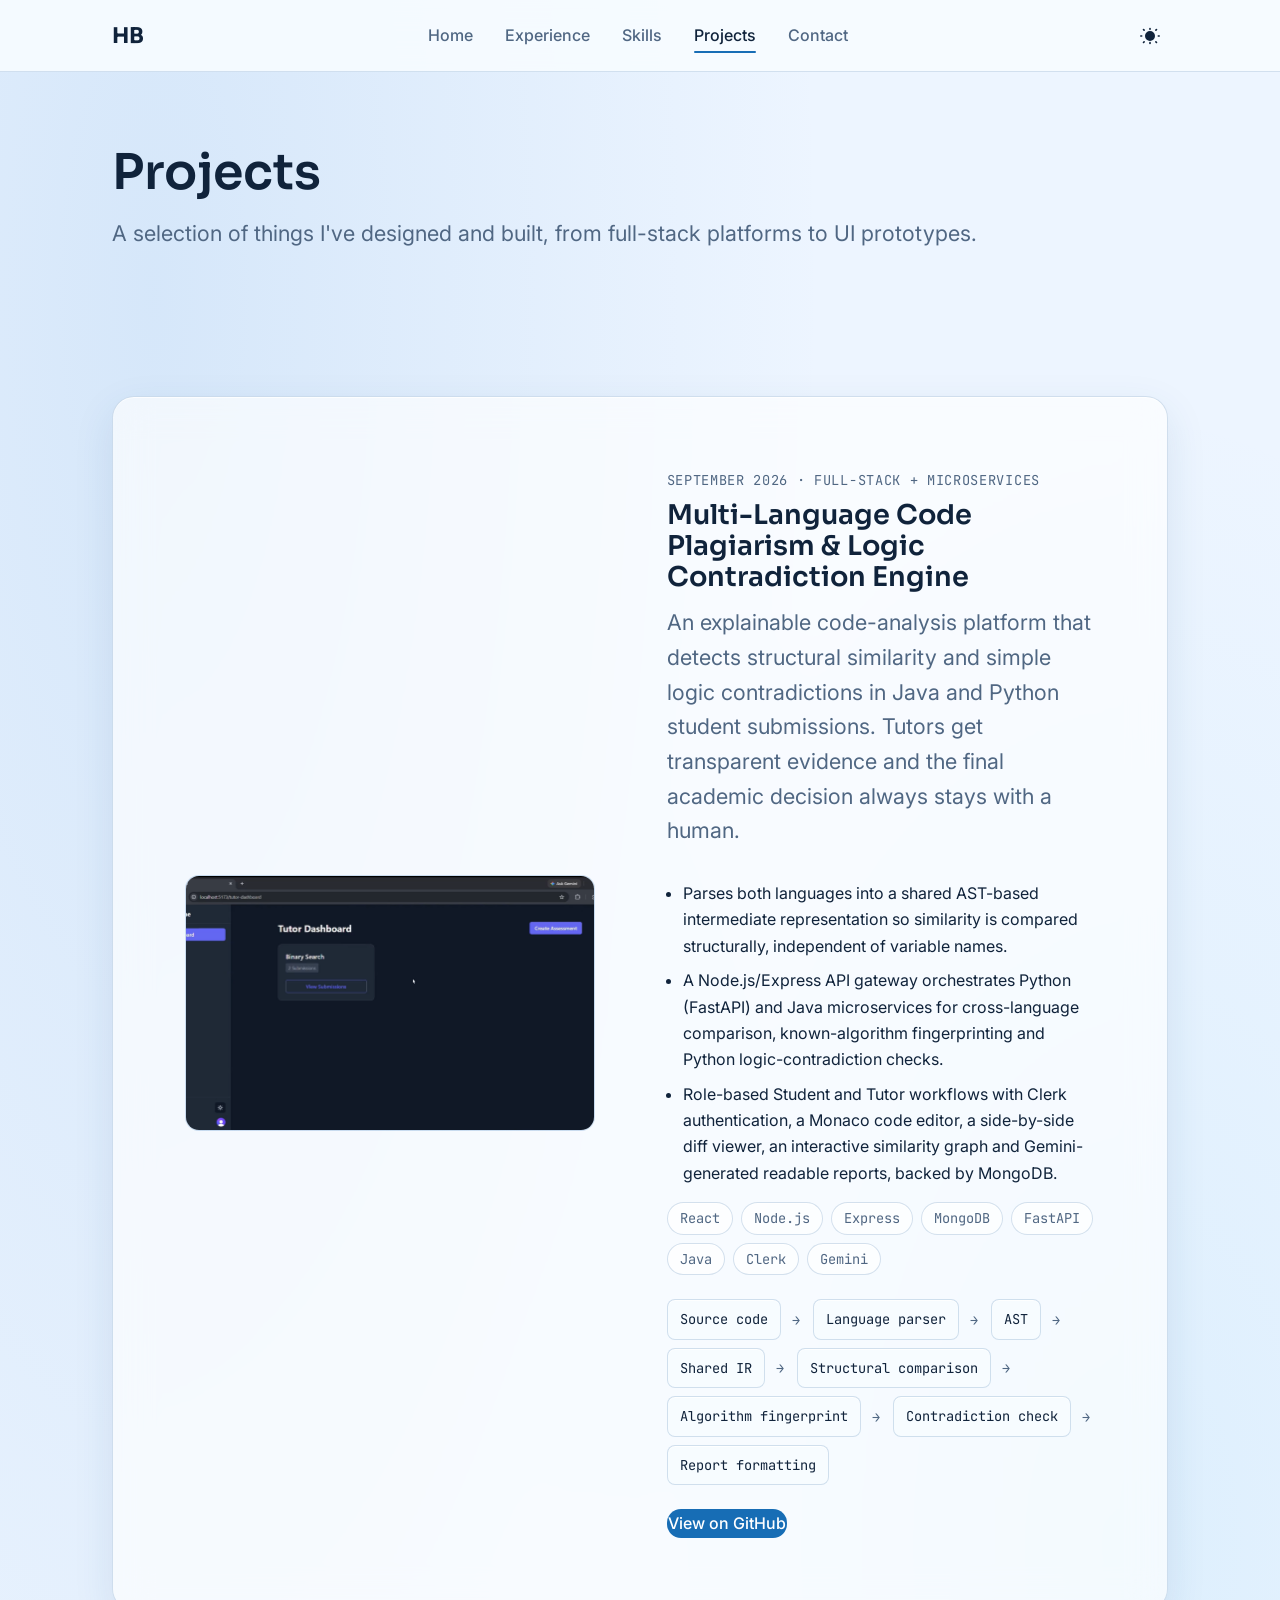
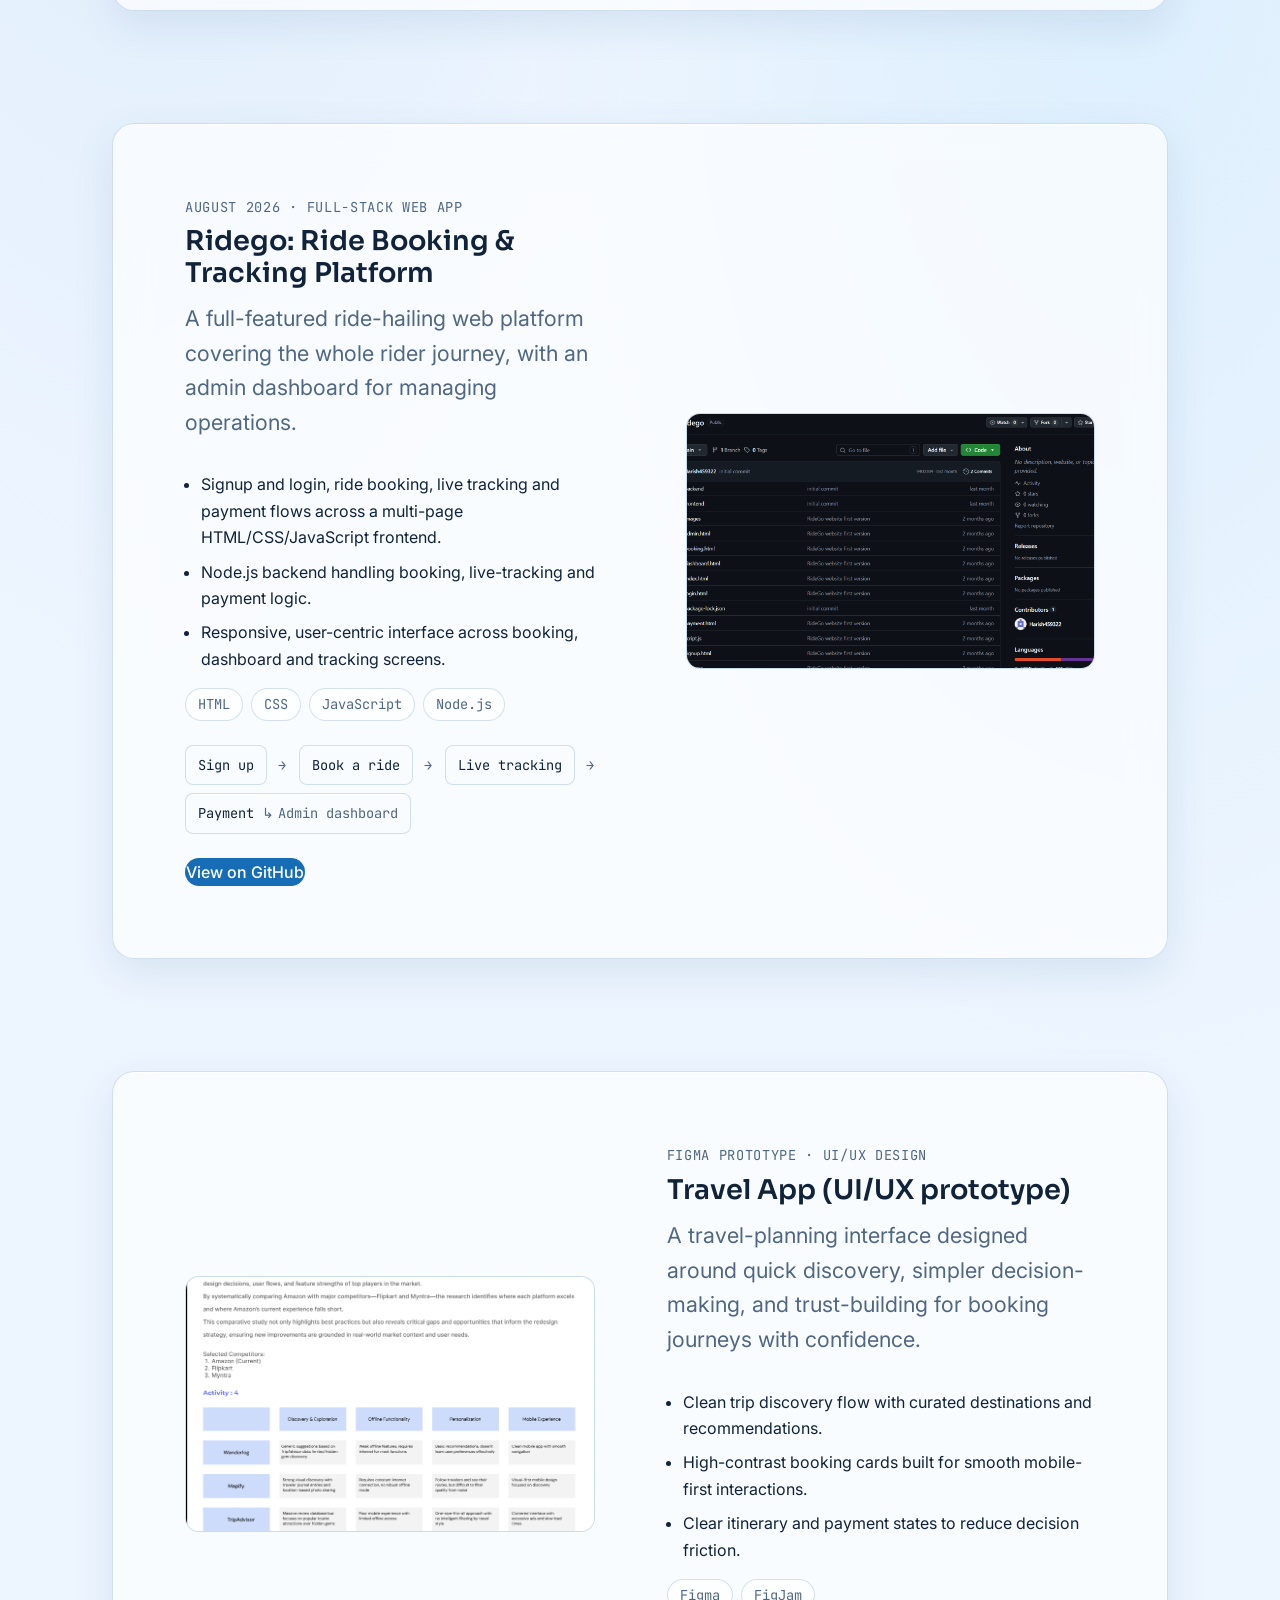
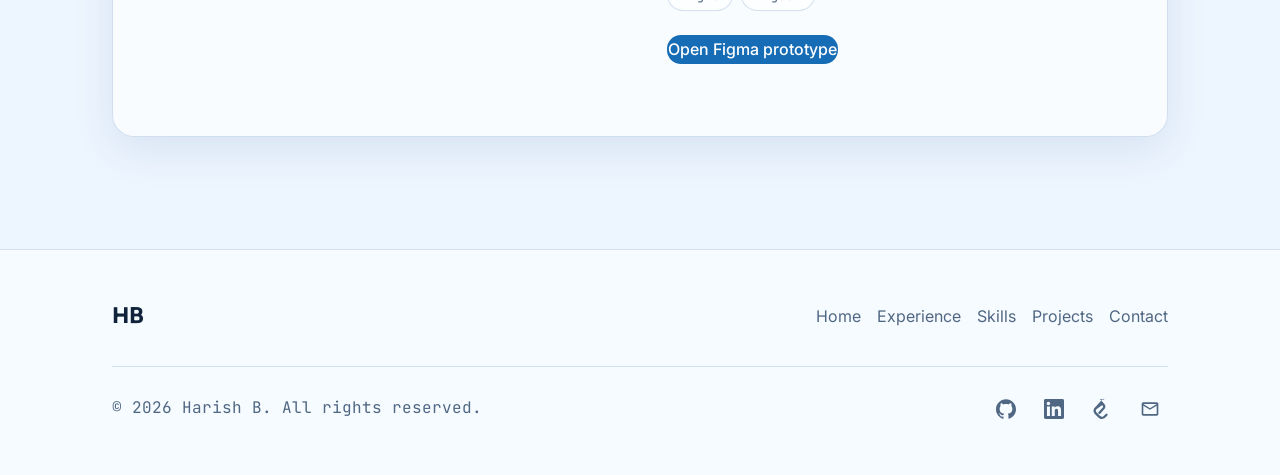
<file: projects.html>
<!DOCTYPE html>
<html lang="en">
<head>
  <meta charset="UTF-8">
  <meta name="viewport" content="width=device-width, initial-scale=1.0">
  <title>Projects | Harish B</title>
  <meta name="description" content="A selection of things I've designed and built, from full-stack platforms to UI prototypes.">
  <meta name="theme-color" content="#0B0D10" media="(prefers-color-scheme: dark)">
  <meta name="theme-color" content="#F6F7F4" media="(prefers-color-scheme: light)">
  
  <meta property="og:title" content="Projects | Harish B">
  <meta property="og:description" content="A selection of things I've designed and built, from full-stack platforms to UI prototypes.">
  <meta property="og:type" content="website">
  
  <link rel="icon" href="assets/img/favicon.svg" type="image/svg+xml">
  
  <link rel="preconnect" href="https://fonts.googleapis.com">
  <link rel="preconnect" href="https://fonts.gstatic.com" crossorigin>
  <link href="https://fonts.googleapis.com/css2?family=Inter:wght@400;500;600&family=JetBrains+Mono:wght@400;500&family=Sora:wght@400;600;700&display=swap" rel="stylesheet">
  
  <link rel="stylesheet" href="css/tokens.css">
  <link rel="stylesheet" href="css/base.css">
  <link rel="stylesheet" href="css/components.css">
  <link rel="stylesheet" href="css/pages.css">
  
  <script>
    (function() {
      try {
        var theme = localStorage.getItem('theme');
        if (theme) {
          document.documentElement.setAttribute('data-theme', theme);
        } else if (window.matchMedia && window.matchMedia('(prefers-color-scheme: light)').matches) {
          document.documentElement.setAttribute('data-theme', 'light');
        } else {
          document.documentElement.setAttribute('data-theme', 'dark');
        }
      } catch(e) {}
    })();
  </script>
</head>
<body data-page="projects">
  <a href="#main" class="skip-link">Skip to main content</a>

  <header class="nav">
    <div class="container nav__container">
      <a href="index.html" class="nav__logo" aria-label="Harish B Home">HB</a>
      
      <button class="nav__hamburger" aria-expanded="false" aria-controls="nav-list" aria-label="Toggle navigation menu">
        <svg width="24" height="24" viewBox="0 0 24 24" fill="none" xmlns="http://www.w3.org/2000/svg">
          <path d="M4 6H20M4 12H20M4 18H20" stroke="currentColor" stroke-width="2" stroke-linecap="round" stroke-linejoin="round"/>
        </svg>
      </button>

      <ul class="nav__list" id="nav-list">
        <li><a href="index.html" class="nav__link" data-nav="home">Home</a></li>
        <li><a href="experience.html" class="nav__link" data-nav="experience">Experience</a></li>
        <li><a href="skills.html" class="nav__link" data-nav="skills">Skills</a></li>
        <li><a href="projects.html" class="nav__link" data-nav="projects">Projects</a></li>
        <li><a href="contact.html" class="nav__link" data-nav="contact">Contact</a></li>
      </ul>

      <div class="nav__actions">
        <button class="nav__theme-btn" aria-label="Toggle theme" aria-pressed="false">
          <svg width="20" height="20" viewBox="0 0 24 24" fill="none" xmlns="http://www.w3.org/2000/svg">
            <path d="M12 3V4M12 20V21M4.22 4.22L4.93 4.93M19.07 19.07L19.78 19.78M1 12H2M22 12H23M4.22 19.78L4.93 19.07M19.07 4.93L19.78 4.22M12 17C9.23858 17 7 14.7614 7 12C7 9.23858 9.23858 7 12 7C14.7614 7 17 9.23858 17 12C17 14.7614 14.7614 17 12 17Z" stroke="currentColor" stroke-width="2" stroke-linecap="round" stroke-linejoin="round"/>
          </svg>
        </button>
      </div>
    </div>
  </header>

  <main id="main">
    <div class="container page-header reveal">
      <h1>Projects</h1>
      <p>A selection of things I've designed and built, from full-stack platforms to UI prototypes.</p>
    </div>

    <section class="section container">
      <div class="projects-list">
        
        <!-- PROJECT 1 -->
        <article id="project-plagiarism-engine" class="project-item reveal" data-delay="100">
          <div class="project-item__media">
            <img src="assets/img/projects/plagiarism-engine.png" alt="Multi-Language Code Plagiarism and Logic Contradiction Engine dashboard" width="800" height="500">
          </div>
          <div class="project-item__content">
            <div class="project-item__meta">September 2026 &middot; Full-stack + microservices</div>
            <h2 class="project-item__title">Multi-Language Code Plagiarism &amp; Logic Contradiction Engine</h2>
            <p class="project-item__desc">An explainable code-analysis platform that detects structural similarity and simple logic contradictions in Java and Python student submissions. Tutors get transparent evidence and the final academic decision always stays with a human.</p>
            <ul class="project-item__highlights">
              <li>Parses both languages into a shared AST-based intermediate representation so similarity is compared structurally, independent of variable names.</li>
              <li>A Node.js/Express API gateway orchestrates Python (FastAPI) and Java microservices for cross-language comparison, known-algorithm fingerprinting and Python logic-contradiction checks.</li>
              <li>Role-based Student and Tutor workflows with Clerk authentication, a Monaco code editor, a side-by-side diff viewer, an interactive similarity graph and Gemini-generated readable reports, backed by MongoDB.</li>
            </ul>
            <div class="chip-list project-item__tech">
              <span class="chip">React</span>
              <span class="chip">Node.js</span>
              <span class="chip">Express</span>
              <span class="chip">MongoDB</span>
              <span class="chip">FastAPI</span>
              <span class="chip">Java</span>
              <span class="chip">Clerk</span>
              <span class="chip">Gemini</span>
            </div>
            
            <h3 class="visually-hidden">How the analysis works</h3>
            <ol class="flow-diagram" aria-label="Analysis pipeline steps">
              <li class="flow-diagram__item">Source code</li>
              <li class="flow-diagram__item">Language parser</li>
              <li class="flow-diagram__item">AST</li>
              <li class="flow-diagram__item">Shared IR</li>
              <li class="flow-diagram__item">Structural comparison</li>
              <li class="flow-diagram__item">Algorithm fingerprint</li>
              <li class="flow-diagram__item">Contradiction check</li>
              <li class="flow-diagram__item">Report formatting</li>
            </ol>

            <div class="project-item__actions">
              <a href="https://github.com/harishb934522-ops/Multi-Language-Code-Plagiarism-and-Logic-Contradiction-Engine" target="_blank" rel="noopener noreferrer" class="btn btn--primary">
                View on GitHub <span class="visually-hidden">(opens in new tab)</span>
              </a>
              <!-- <a href="#" target="_blank" rel="noopener noreferrer" class="btn btn--secondary">Live demo <span class="visually-hidden">(opens in new tab)</span></a> -->
            </div>
          </div>
        </article>

        <!-- PROJECT 2 -->
        <article id="project-ridego" class="project-item reveal" data-delay="100">
          <div class="project-item__media">
            <img src="assets/img/projects/ridego.png" alt="Ridego platform showing ride booking and live tracking map" width="800" height="500" loading="lazy">
          </div>
          <div class="project-item__content">
            <div class="project-item__meta">August 2026 &middot; Full-stack web app</div>
            <h2 class="project-item__title">Ridego: Ride Booking &amp; Tracking Platform</h2>
            <p class="project-item__desc">A full-featured ride-hailing web platform covering the whole rider journey, with an admin dashboard for managing operations.</p>
            <ul class="project-item__highlights">
              <li>Signup and login, ride booking, live tracking and payment flows across a multi-page HTML/CSS/JavaScript frontend.</li>
              <li>Node.js backend handling booking, live-tracking and payment logic.</li>
              <li>Responsive, user-centric interface across booking, dashboard and tracking screens.</li>
            </ul>
            <div class="chip-list project-item__tech">
              <span class="chip">HTML</span>
              <span class="chip">CSS</span>
              <span class="chip">JavaScript</span>
              <span class="chip">Node.js</span>
            </div>
            
            <h3 class="visually-hidden">User journey</h3>
            <ol class="flow-diagram" aria-label="User journey steps">
              <li class="flow-diagram__item">Sign up</li>
              <li class="flow-diagram__item">Book a ride</li>
              <li class="flow-diagram__item">Live tracking</li>
              <li class="flow-diagram__item">
                Payment
                <span class="flow-diagram__branch">Admin dashboard</span>
              </li>
            </ol>

            <div class="project-item__actions">
              <a href="https://github.com/harishb934522-ops/Ridego" target="_blank" rel="noopener noreferrer" class="btn btn--primary">
                View on GitHub <span class="visually-hidden">(opens in new tab)</span>
              </a>
              <!-- <a href="#" target="_blank" rel="noopener noreferrer" class="btn btn--secondary">Live demo <span class="visually-hidden">(opens in new tab)</span></a> -->
            </div>
          </div>
        </article>

        <!-- PROJECT 3 -->
        <article id="project-travel-app" class="project-item reveal" data-delay="100">
          <div class="project-item__media">
            <img src="assets/img/projects/travel-app.png" alt="Travel app UI screens in Figma prototype" width="800" height="500" loading="lazy">
          </div>
          <div class="project-item__content">
            <div class="project-item__meta">Figma prototype &middot; UI/UX design</div>
            <h2 class="project-item__title">Travel App (UI/UX prototype)</h2>
            <p class="project-item__desc">A travel-planning interface designed around quick discovery, simpler decision-making, and trust-building for booking journeys with confidence.</p>
            <ul class="project-item__highlights">
              <li>Clean trip discovery flow with curated destinations and recommendations.</li>
              <li>High-contrast booking cards built for smooth mobile-first interactions.</li>
              <li>Clear itinerary and payment states to reduce decision friction.</li>
            </ul>
            <div class="chip-list project-item__tech">
              <span class="chip">Figma</span>
              <span class="chip">FigJam</span>
            </div>

            <div class="project-item__actions">
              <a href="https://www.figma.com/proto/pegOa6QOa12PZeEOlmf9n8/NM-project-2-Travel-app?node-id=1-992" target="_blank" rel="noopener noreferrer" class="btn btn--primary">
                Open Figma prototype <span class="visually-hidden">(opens in new tab)</span>
              </a>
            </div>
          </div>
        </article>

      </div>
    </section>
  </main>

  <footer class="footer">
    <div class="container footer__container">
      <div class="footer__top">
        <a href="index.html" class="footer__logo">HB</a>
        <ul class="footer__nav">
          <li><a href="index.html" class="footer__nav-link">Home</a></li>
          <li><a href="experience.html" class="footer__nav-link">Experience</a></li>
          <li><a href="skills.html" class="footer__nav-link">Skills</a></li>
          <li><a href="projects.html" class="footer__nav-link">Projects</a></li>
          <li><a href="contact.html" class="footer__nav-link">Contact</a></li>
        </ul>
      </div>
      <div class="footer__bottom">
        <p class="footer__copy">&copy; <span class="footer__year"></span> Harish B. All rights reserved.</p>
        <ul class="footer__social">
          <li>
            <a href="https://github.com/harishb934522-ops" target="_blank" rel="noopener noreferrer" class="footer__social-link" aria-label="GitHub">
              <svg viewBox="0 0 24 24" xmlns="http://www.w3.org/2000/svg"><path d="M12 .297c-6.63 0-12 5.373-12 12 0 5.303 3.438 9.8 8.205 11.385.6.113.82-.258.82-.577 0-.285-.01-1.04-.015-2.04-3.338.724-4.042-1.61-4.042-1.61C4.422 18.07 3.633 17.7 3.633 17.7c-1.087-.744.084-.729.084-.729 1.205.084 1.838 1.236 1.838 1.236 1.07 1.835 2.809 1.305 3.495.998.108-.776.417-1.305.76-1.605-2.665-.3-5.466-1.332-5.466-5.93 0-1.31.465-2.38 1.235-3.22-.135-.303-.54-1.523.105-3.176 0 0 1.005-.322 3.3 1.23.96-.267 1.98-.399 3-.405 1.02.006 2.04.138 3 .405 2.28-1.552 3.285-1.23 3.285-1.23.645 1.653.24 2.873.12 3.176.765.84 1.23 1.91 1.23 3.22 0 4.61-2.805 5.625-5.475 5.92.42.36.81 1.096.81 2.22 0 1.606-.015 2.896-.015 3.286 0 .315.21.69.825.57C20.565 22.092 24 17.592 24 12.297c0-6.627-5.373-12-12-12"/></svg>
            </a>
          </li>
          <li>
            <a href="https://www.linkedin.com/" target="_blank" rel="noopener noreferrer" class="footer__social-link" aria-label="LinkedIn">
              <svg viewBox="0 0 24 24" xmlns="http://www.w3.org/2000/svg"><path d="M20.447 20.452h-3.554v-5.569c0-1.328-.027-3.037-1.852-3.037-1.853 0-2.136 1.445-2.136 2.939v5.667H9.351V9h3.414v1.561h.046c.477-.9 1.637-1.85 3.37-1.85 3.601 0 4.267 2.37 4.267 5.455v6.286zM5.337 7.433c-1.144 0-2.063-.926-2.063-2.065 0-1.138.92-2.063 2.063-2.063 1.14 0 2.064.925 2.064 2.063 0 1.139-.925 2.065-2.064 2.065zm1.782 13.019H3.555V9h3.564v11.452zM22.225 0H1.771C.792 0 0 .774 0 1.729v20.542C0 23.227.792 24 1.771 24h20.451C23.2 24 24 23.227 24 22.271V1.729C24 .774 23.2 0 22.222 0h.003z"/></svg>
            </a>
          </li>
          <li>
            <a href="https://leetcode.com/u/Q5L8akYLU5/" target="_blank" rel="noopener noreferrer" class="footer__social-link" aria-label="LeetCode">
              <svg viewBox="0 0 24 24" xmlns="http://www.w3.org/2000/svg"><path d="M13.483 0a1.374 1.374 0 0 0-.961.438L7.116 6.226l-3.854 4.126a5.266 5.266 0 0 0-1.209 2.104 5.35 5.35 0 0 0-.125.513 5.527 5.527 0 0 0 .062 2.362 5.83 5.83 0 0 0 .349 1.017 5.939 5.939 0 0 0 1.271 1.818l4.277 4.193.039.038c2.248 2.165 5.852 2.133 8.063-.074l2.396-2.392c.54-.54.54-1.414.003-1.955a1.378 1.378 0 0 0-1.951-.003l-2.396 2.392a3.021 3.021 0 0 1-4.205.038l-.02-.019-4.276-4.193c-.652-.64-.972-1.469-.948-2.263a2.68 2.68 0 0 1 .066-.523 2.545 2.545 0 0 1 .619-1.164L11.1 8.214c.489-.539 1.349-.539 1.84 0 .489.54.489 1.414 0 1.954l-5.009 5.54a1.373 1.373 0 0 0-.323 1.295 1.332 1.332 0 0 0 1.08 1.026c.435.086.883-.053 1.192-.387l5.01-5.539c1.554-1.716 1.554-4.514 0-6.231l-5.405-5.787L14.444.646a1.375 1.375 0 0 0-.961-2.352z"/></svg>
            </a>
          </li>
          <li>
            <a href="mailto:harishb934522@gmail.com" class="footer__social-link" aria-label="Email">
              <svg viewBox="0 0 24 24" xmlns="http://www.w3.org/2000/svg"><path d="M22 6c0-1.1-.9-2-2-2H4c-1.1 0-2 .9-2 2v12c0 1.1.9 2 2 2h16c1.1 0 2-.9 2-2V6zm-2 0l-8 5-8-5h16zm0 12H4V8l8 5 8-5v10z"/></svg>
            </a>
          </li>
        </ul>
      </div>
    </div>
  </footer>

  <script src="js/main.js" defer></script>
</body>
</html>
</file>
<file: css/tokens.css>
:root {
  /* Dark Theme (Default) */
  --bg: #07111F;
  --surface: rgba(17, 36, 61, 0.72);
  --surface-2: rgba(25, 51, 82, 0.66);
  --border: rgba(139, 190, 245, 0.2);
  --text: #EAF3FF;
  --text-muted: #A6B9D0;
  --accent: #65B9FF;
  --accent-hover: #8ACBFF;
  --on-accent: #061426;
  --focus: #8ACBFF;
  --danger: #D64545;

  /* Glass and ambient color system */
  --glass-bg: rgba(13, 29, 50, 0.7);
  --glass-bg-strong: rgba(11, 24, 42, 0.86);
  --glass-border: rgba(153, 202, 255, 0.22);
  --glass-highlight: rgba(232, 244, 255, 0.08);
  --glass-blur: 18px;
  --blue-glow: rgba(44, 137, 226, 0.18);
  --cyan-glow: rgba(69, 190, 255, 0.1);
  --page-background: radial-gradient(ellipse at 12% 8%, var(--blue-glow) 0, transparent 42%), radial-gradient(ellipse at 88% 42%, var(--cyan-glow) 0, transparent 38%), var(--bg);
  --glass-shadow: 0 14px 40px rgba(1, 9, 20, 0.24);
  --glass-hover-shadow: 0 18px 48px rgba(1, 9, 20, 0.34), 0 0 24px rgba(69, 157, 240, 0.12);

  /* Typography */
  --font-display: "Sora", -apple-system, BlinkMacSystemFont, "Segoe UI", Roboto, Helvetica, Arial, sans-serif;
  --font-body: "Inter", -apple-system, BlinkMacSystemFont, "Segoe UI", Roboto, Helvetica, Arial, sans-serif;
  --font-mono: "JetBrains Mono", ui-monospace, SFMono-Regular, Menlo, Monaco, Consolas, monospace;

  /* Fluid Type Scale */
  --fs-xs: clamp(0.75rem, 0.71rem + 0.18vw, 0.875rem);
  --fs-sm: clamp(0.875rem, 0.83rem + 0.22vw, 1rem);
  --fs-base: clamp(1rem, 0.96rem + 0.22vw, 1.125rem);
  --fs-md: clamp(1.125rem, 1.05rem + 0.38vw, 1.5rem);
  --fs-lg: clamp(1.25rem, 1.1rem + 0.75vw, 2rem);
  --fs-xl: clamp(1.5rem, 1.25rem + 1.25vw, 2.75rem);
  --fs-2xl: clamp(1.875rem, 1.48rem + 1.98vw, 3.5rem);
  --fs-hero: clamp(2.25rem, 1.56rem + 3.44vw, 4.5rem);

  /* Spacing Scale (4px base) */
  --space-1: 4px;
  --space-2: 8px;
  --space-3: 12px;
  --space-4: 16px;
  --space-5: 24px;
  --space-6: 32px;
  --space-7: 48px;
  --space-8: 72px;
  --space-9: 112px;

  /* Radii */
  --radius-sm: 8px;
  --radius-md: 14px;
  --radius-lg: 22px;
  --radius-pill: 999px;

  /* Elevation */
  --shadow-1: 0 4px 12px rgba(0, 0, 0, 0.2);
  --shadow-2: 0 8px 24px rgba(0, 0, 0, 0.3);

  /* Motion */
  --ease-out: cubic-bezier(.22,1,.36,1);
  --dur-fast: 150ms;
  --dur-base: 300ms;
  --dur-slow: 600ms;

  /* Layout */
  --container: 1120px;
  --gutter: clamp(1rem, 4vw, 2rem);
  --nav-height: 72px;
}

[data-theme="light"] {
  --bg: #EDF5FF;
  --surface: rgba(255, 255, 255, 0.74);
  --surface-2: rgba(229, 241, 255, 0.76);
  --border: rgba(47, 105, 164, 0.18);
  --text: #10233B;
  --text-muted: #506783;
  --accent: #176DB5;
  --accent-hover: #0E5795;
  --on-accent: #FFFFFF;
  --focus: #176DB5;
  --danger: #B53939;

  --glass-bg: rgba(255, 255, 255, 0.66);
  --glass-bg-strong: rgba(248, 252, 255, 0.88);
  --glass-border: rgba(47, 105, 164, 0.2);
  --glass-highlight: rgba(255, 255, 255, 0.76);
  --blue-glow: rgba(71, 145, 218, 0.14);
  --cyan-glow: rgba(78, 184, 238, 0.1);
  --glass-shadow: 0 14px 40px rgba(31, 76, 124, 0.1);
  --glass-hover-shadow: 0 18px 48px rgba(31, 76, 124, 0.16), 0 0 24px rgba(50, 130, 205, 0.1);

  --shadow-1: 0 2px 8px rgba(22, 58, 96, 0.08);
  --shadow-2: 0 8px 24px rgba(22, 58, 96, 0.14);
}

/* Breakpoints:
   sm: 640px
   md: 900px
   lg: 1200px
   Mobile-first approach. 
*/
</file>
<file: css/base.css>
/* Box sizing rules */
*,
*::before,
*::after {
  box-sizing: border-box;
}

/* Remove default margin */
body,
h1,
h2,
h3,
h4,
p,
figure,
blockquote,
dl,
dd {
  margin: 0;
}

html {
  scroll-behavior: smooth;
  scroll-padding-top: calc(var(--nav-height) + 16px);
  font-family: var(--font-body);
  color: var(--text);
  background-color: var(--bg);
  line-height: 1.65;
  -webkit-font-smoothing: antialiased;
}

body {
  min-height: 100vh;
  background: var(--page-background);
}

img {
  max-width: 100%;
  display: block;
  height: auto;
}

button,
input,
textarea,
select {
  font: inherit;
}

/* Fluid Headings */
h1, h2, h3, h4, h5, h6 {
  font-family: var(--font-display);
  line-height: 1.15;
  font-weight: 600;
  color: var(--text);
}

h1 { font-size: var(--fs-2xl); }
h2 { font-size: var(--fs-xl); }
h3 { font-size: var(--fs-lg); }
h4 { font-size: var(--fs-md); }

/* Links */
a {
  color: inherit;
  text-decoration: none;
  transition: color var(--dur-fast) var(--ease-out);
}

/* Selection */
::selection {
  background-color: var(--accent);
  color: var(--on-accent);
}

/* Focus */
:focus {
  outline: none;
}
:focus-visible {
  outline: 2px solid var(--focus);
  outline-offset: 3px;
}

/* Layout utilities */
.container {
  width: 100%;
  max-width: var(--container);
  margin-inline: auto;
  padding-inline: var(--gutter);
}

.section {
  padding-block: var(--space-9);
}

.page-header {
  padding-block: var(--space-8) var(--space-6);
}

.page-header h1 {
  margin-bottom: var(--space-4);
}

.page-header p {
  font-size: var(--fs-md);
  color: var(--text-muted);
  max-width: 65ch;
}

/* Accessibility Utilities */
.skip-link {
  position: absolute;
  top: -100%;
  left: var(--gutter);
  background: var(--accent);
  color: var(--on-accent);
  padding: var(--space-3) var(--space-5);
  z-index: 100;
  font-weight: 600;
  border-radius: var(--radius-sm);
  transition: top var(--dur-fast) var(--ease-out);
}
.skip-link:focus {
  top: var(--space-4);
}

.visually-hidden {
  position: absolute;
  width: 1px;
  height: 1px;
  padding: 0;
  margin: -1px;
  overflow: hidden;
  clip: rect(0, 0, 0, 0);
  white-space: nowrap;
  border: 0;
}

/* Reduced Motion */
@media (prefers-reduced-motion: reduce) {
  html {
    scroll-behavior: auto;
  }
  *,
  *::before,
  *::after {
    animation-duration: 0.01ms !important;
    animation-iteration-count: 1 !important;
    transition-duration: 0.01ms !important;
    scroll-behavior: auto !important;
  }
}
</file>
<file: css/components.css>
/* Navigation */
.nav {
  position: sticky;
  top: 0;
  height: var(--nav-height);
  background: var(--glass-bg-strong);
  backdrop-filter: blur(var(--glass-blur));
  -webkit-backdrop-filter: blur(var(--glass-blur));
  z-index: 50;
  border-bottom: 1px solid var(--border);
  display: flex;
  align-items: center;
}

.nav__container {
  display: flex;
  justify-content: space-between;
  align-items: center;
  width: 100%;
}

.nav__logo {
  font-family: var(--font-display);
  font-weight: 700;
  font-size: var(--fs-md);
  color: var(--text);
  letter-spacing: -0.02em;
}

.nav__list {
  display: flex;
  gap: var(--space-6);
  list-style: none;
  padding: 0;
  margin: 0;
}

.nav__link {
  font-size: var(--fs-sm);
  font-weight: 500;
  color: var(--text-muted);
  position: relative;
  padding-block: var(--space-2);
}

.nav__link:hover {
  color: var(--accent-hover);
}

.nav__link[aria-current="page"] {
  color: var(--text);
}

.nav__link[aria-current="page"]::after {
  content: '';
  position: absolute;
  bottom: 0;
  left: 0;
  width: 100%;
  height: 2px;
  background-color: var(--accent);
  border-radius: var(--radius-pill);
}

.nav__actions {
  display: flex;
  align-items: center;
  gap: var(--space-4);
}

.nav__theme-btn {
  background: transparent;
  border: none;
  color: var(--text);
  cursor: pointer;
  padding: var(--space-2);
  border-radius: var(--radius-sm);
  display: flex;
  align-items: center;
  justify-content: center;
  transition: background-color var(--dur-base) var(--ease-out), color var(--dur-base) var(--ease-out), transform var(--dur-base) var(--ease-out);
}
.nav__theme-btn:hover {
  background-color: var(--glass-bg);
  color: var(--accent-hover);
  transform: translateY(-2px);
}
.nav__theme-btn svg {
  width: 20px;
  height: 20px;
  fill: currentColor;
}

.nav__hamburger {
  display: none;
  background: transparent;
  border: none;
  color: var(--text);
  cursor: pointer;
  padding: var(--space-2);
  border-radius: var(--radius-sm);
  transition: background-color var(--dur-base) var(--ease-out), color var(--dur-base) var(--ease-out), transform var(--dur-base) var(--ease-out);
}
.nav__hamburger:hover {
  background-color: var(--glass-bg);
  color: var(--accent-hover);
  transform: translateY(-2px);
}

@media (max-width: 899.98px) {
  .nav__hamburger {
    display: flex;
    align-items: center;
    justify-content: center;
  }
  .nav__list {
    position: fixed;
    top: var(--nav-height);
    left: 0;
    right: 0;
    bottom: 0;
    background: var(--glass-bg-strong);
    backdrop-filter: blur(var(--glass-blur));
    -webkit-backdrop-filter: blur(var(--glass-blur));
    flex-direction: column;
    padding: var(--space-7) var(--gutter);
    gap: var(--space-6);
    transform: translateY(-10px);
    opacity: 0;
    visibility: hidden;
    transition: opacity var(--dur-base) var(--ease-out),
                transform var(--dur-base) var(--ease-out),
                visibility var(--dur-base);
    overflow-y: auto;
  }
  .nav__list.is-open {
    transform: translateY(0);
    opacity: 1;
    visibility: visible;
  }
  .nav__link {
    font-size: var(--fs-lg);
  }
}

/* Buttons */
.btn {
  display: inline-flex;
  align-items: center;
  justify-content: center;
  font-family: var(--font-body);
  font-weight: 500;
  border-radius: var(--radius-md);
  cursor: pointer;
  transition: transform var(--dur-base) var(--ease-out), box-shadow var(--dur-base) var(--ease-out), background-color var(--dur-base) var(--ease-out), border-color var(--dur-base) var(--ease-out), color var(--dur-base) var(--ease-out);
  text-align: center;
  border: 1px solid transparent;
}

.btn--sm {
  padding: var(--space-2) var(--space-4);
  font-size: var(--fs-sm);
  min-height: 44px; /* Touch target */
}

.btn--md {
  padding: var(--space-3) var(--space-6);
  font-size: var(--fs-base);
  min-height: 44px; /* Touch target */
}

.btn--primary {
  background-color: var(--accent);
  color: var(--on-accent);
}
.btn--primary:hover {
  background-color: var(--accent-hover);
  box-shadow: var(--glass-hover-shadow);
  transform: translateY(-2px);
}

.btn--secondary {
  background-color: var(--surface-2);
  color: var(--text);
  border-color: var(--border);
}
.btn--secondary:hover {
  background-color: var(--surface-2);
  border-color: var(--accent);
  box-shadow: var(--glass-shadow);
  transform: translateY(-2px);
}

.btn--ghost {
  background-color: transparent;
  color: var(--text);
}
.btn--ghost:hover {
  background-color: var(--surface-2);
  color: var(--accent-hover);
  transform: translateY(-2px);
}

/* Chip */
.chip {
  display: inline-flex;
  align-items: center;
  padding: var(--space-1) var(--space-3);
  background: var(--glass-bg);
  border: 1px solid var(--glass-border);
  box-shadow: inset 0 1px 0 var(--glass-highlight);
  border-radius: var(--radius-pill);
  font-family: var(--font-mono);
  font-size: var(--fs-xs);
  color: var(--text-muted);
}
.chip-list {
  display: flex;
  flex-wrap: wrap;
  gap: var(--space-2);
}

/* Card */
.card {
  background: var(--glass-bg);
  border: 1px solid var(--glass-border);
  border-radius: var(--radius-md);
  padding: var(--space-6);
  box-shadow: var(--glass-shadow), inset 0 1px 0 var(--glass-highlight);
  backdrop-filter: blur(var(--glass-blur));
  -webkit-backdrop-filter: blur(var(--glass-blur));
  transition: transform var(--dur-base) var(--ease-out),
              border-color var(--dur-base) var(--ease-out),
              box-shadow var(--dur-base) var(--ease-out);
}
.card:hover {
  transform: translateY(-4px);
  border-color: var(--accent);
  box-shadow: var(--glass-hover-shadow), inset 0 1px 0 var(--glass-highlight);
}

/* Section Head */
.section-head {
  margin-bottom: var(--space-7);
}
.section-head__eyebrow {
  display: block;
  font-family: var(--font-mono);
  font-size: var(--fs-sm);
  color: var(--accent);
  text-transform: uppercase;
  letter-spacing: 0.05em;
  margin-bottom: var(--space-3);
}
.section-head__title {
  margin-bottom: var(--space-4);
}
.section-head__lead {
  font-size: var(--fs-md);
  color: var(--text-muted);
  max-width: 65ch;
}

/* Timeline */
.timeline {
  position: relative;
  padding-left: var(--space-6);
}
.timeline::before {
  content: '';
  position: absolute;
  top: 0;
  bottom: 0;
  left: 5px; /* Aligns with center of 10px dot */
  width: 1px;
  background-color: var(--border);
}
.timeline__item {
  position: relative;
  margin-bottom: var(--space-7);
}
.timeline__item:last-child {
  margin-bottom: 0;
}
.timeline__marker {
  position: absolute;
  left: calc(var(--space-6) * -1);
  top: 6px;
  width: 11px;
  height: 11px;
  border-radius: 50%;
  background-color: var(--bg);
  border: 2px solid var(--accent);
}
.timeline__meta {
  font-family: var(--font-mono);
  font-size: var(--fs-sm);
  color: var(--text-muted);
  margin-bottom: var(--space-2);
}
.timeline__body {
  background: var(--glass-bg);
  border: 1px solid var(--glass-border);
  border-radius: var(--radius-md);
  padding: var(--space-5);
  box-shadow: var(--glass-shadow), inset 0 1px 0 var(--glass-highlight);
  backdrop-filter: blur(var(--glass-blur));
  -webkit-backdrop-filter: blur(var(--glass-blur));
}

/* Reveal */
html.js .reveal {
  opacity: 0;
  transform: translateY(20px);
}
.reveal {
  transition: opacity var(--dur-slow) var(--ease-out),
              transform var(--dur-slow) var(--ease-out);
}
html.js .reveal.is-visible {
  opacity: 1;
  transform: translateY(0);
}
@media (prefers-reduced-motion: reduce) {
  html.js .reveal {
    opacity: 1;
    transform: none;
    transition: none;
  }
}

/* Toast */
.toast {
  position: fixed;
  bottom: var(--space-5);
  right: var(--gutter);
  background: var(--glass-bg-strong);
  color: var(--text);
  border: 1px solid var(--border);
  padding: var(--space-3) var(--space-5);
  border-radius: var(--radius-sm);
  font-size: var(--fs-sm);
  box-shadow: var(--shadow-2);
  z-index: 1000;
  opacity: 0;
  transform: translateY(10px);
  transition: opacity var(--dur-base) var(--ease-out),
              transform var(--dur-base) var(--ease-out);
  pointer-events: none;
  backdrop-filter: blur(var(--glass-blur));
  -webkit-backdrop-filter: blur(var(--glass-blur));
}
.toast.is-active {
  opacity: 1;
  transform: translateY(0);
}

/* Lightbox */
.lightbox {
  padding: 0;
  border: none;
  background: transparent;
  max-width: 90vw;
  max-height: 90vh;
}
.lightbox::backdrop {
  background-color: color-mix(in srgb, var(--bg) 90%, transparent);
  backdrop-filter: blur(8px);
}
.lightbox__content {
  position: relative;
  background: var(--glass-bg-strong);
  border: 1px solid var(--glass-border);
  border-radius: var(--radius-md);
  padding: var(--space-2);
  display: flex;
  flex-direction: column;
  box-shadow: var(--glass-shadow), inset 0 1px 0 var(--glass-highlight);
  backdrop-filter: blur(var(--glass-blur));
  -webkit-backdrop-filter: blur(var(--glass-blur));
}
.lightbox__close {
  position: absolute;
  top: var(--space-3);
  right: var(--space-3);
  background: var(--surface-2);
  border: 1px solid var(--border);
  color: var(--text);
  width: 32px;
  height: 32px;
  border-radius: 50%;
  display: flex;
  align-items: center;
  justify-content: center;
  cursor: pointer;
  z-index: 10;
}
.lightbox__img {
  max-width: 100%;
  max-height: 75vh;
  object-fit: contain;
  border-radius: var(--radius-sm);
}
.lightbox__caption {
  padding: var(--space-3);
  text-align: center;
  font-size: var(--fs-sm);
  color: var(--text-muted);
}

/* Footer */
.footer {
  border-top: 1px solid var(--border);
  padding-block: var(--space-7);
  background: var(--glass-bg-strong);
  backdrop-filter: blur(var(--glass-blur));
  -webkit-backdrop-filter: blur(var(--glass-blur));
}
.footer__container {
  display: flex;
  flex-direction: column;
  gap: var(--space-6);
}
.footer__top {
  display: flex;
  flex-direction: column;
  gap: var(--space-5);
}
@media (min-width: 640px) {
  .footer__top {
    flex-direction: row;
    justify-content: space-between;
    align-items: center;
  }
}
.footer__logo {
  font-family: var(--font-display);
  font-weight: 700;
  font-size: var(--fs-md);
  color: var(--text);
}
.footer__nav {
  display: flex;
  flex-wrap: wrap;
  gap: var(--space-4);
  list-style: none;
  padding: 0;
  margin: 0;
}
.footer__nav-link {
  font-size: var(--fs-sm);
  color: var(--text-muted);
}
.footer__nav-link:hover {
  color: var(--accent-hover);
}
.footer__bottom {
  display: flex;
  flex-direction: column;
  gap: var(--space-4);
  padding-top: var(--space-5);
  border-top: 1px solid var(--border);
}
@media (min-width: 640px) {
  .footer__bottom {
    flex-direction: row;
    justify-content: space-between;
    align-items: center;
  }
}
.footer__social {
  display: flex;
  gap: var(--space-3);
  list-style: none;
  padding: 0;
  margin: 0;
}
.footer__social-link {
  color: var(--text-muted);
  display: flex;
  padding: var(--space-2);
  border-radius: var(--radius-sm);
  transition: background-color var(--dur-base) var(--ease-out), color var(--dur-base) var(--ease-out), transform var(--dur-base) var(--ease-out);
}
.footer__social-link:hover {
  background-color: var(--surface-2);
  color: var(--accent-hover);
  transform: translateY(-2px);
}
.footer__social-link svg {
  width: 20px;
  height: 20px;
  fill: currentColor;
}
.footer__copy {
  font-size: var(--fs-sm);
  color: var(--text-muted);
  font-family: var(--font-mono);
}

/* Skill Group */
.skill-group {
  margin-bottom: var(--space-6);
}
.skill-group:last-child {
  margin-bottom: 0;
}
.skill-group__label {
  display: block;
  font-family: var(--font-mono);
  font-size: var(--fs-sm);
  color: var(--text-muted);
  margin-bottom: var(--space-3);
}
.skill-group .chip {
  padding-left: var(--space-2);
}
.skill-group .chip::before {
  content: '';
  display: inline-block;
  width: 6px;
  height: 6px;
  background-color: var(--accent);
  margin-right: var(--space-2);
  border-radius: 1px;
}

/* Certificate Card */
.cert-card {
  display: flex;
  flex-direction: column;
  background: var(--glass-bg);
  border: 1px solid var(--glass-border);
  border-radius: var(--radius-md);
  overflow: hidden;
  height: 100%;
  box-shadow: var(--glass-shadow), inset 0 1px 0 var(--glass-highlight);
  backdrop-filter: blur(var(--glass-blur));
  -webkit-backdrop-filter: blur(var(--glass-blur));
  transition: transform var(--dur-base) var(--ease-out), border-color var(--dur-base) var(--ease-out), box-shadow var(--dur-base) var(--ease-out);
}
.cert-card:hover {
  transform: translateY(-4px);
  border-color: var(--accent);
  box-shadow: var(--glass-hover-shadow), inset 0 1px 0 var(--glass-highlight);
}
.cert-card__thumb {
  width: 100%;
  aspect-ratio: 16 / 9;
  background: var(--glass-bg-strong);
  border-bottom: 1px solid var(--border);
  display: flex;
  align-items: center;
  justify-content: center;
  overflow: hidden;
}
.cert-card__thumb img {
  width: 100%;
  height: 100%;
  object-fit: cover;
}
.cert-card__thumb svg {
  width: 48px;
  height: 48px;
  color: var(--text-muted);
}
.cert-card__body {
  padding: var(--space-4);
  display: flex;
  flex-direction: column;
  flex-grow: 1;
}
.cert-card__title {
  font-size: var(--fs-sm);
  font-weight: 600;
  margin-bottom: var(--space-1);
}
.cert-card__issuer {
  font-size: var(--fs-xs);
  color: var(--text-muted);
  margin-bottom: var(--space-4);
  flex-grow: 1;
}
.cert-card__action {
  align-self: flex-start;
}

/* Form */
.form {
  display: flex;
  flex-direction: column;
  gap: var(--space-5);
}

.field {
  display: flex;
  flex-direction: column;
  gap: var(--space-2);
}

.field__label {
  font-family: var(--font-mono);
  font-size: var(--fs-xs);
  color: var(--text-muted);
  text-transform: uppercase;
  letter-spacing: 0.05em;
}

.field input,
.field textarea {
  width: 100%;
  background: var(--glass-bg-strong);
  color: var(--text);
  border: 1px solid var(--border);
  border-radius: var(--radius-sm);
  padding: var(--space-3) var(--space-4);
  font: inherit;
  transition: border-color var(--dur-base) var(--ease-out), box-shadow var(--dur-base) var(--ease-out), background-color var(--dur-base) var(--ease-out);
}

.field input:focus,
.field textarea:focus {
  border-color: var(--focus);
  box-shadow: 0 0 0 1px var(--focus);
}

.field textarea {
  resize: vertical;
  min-height: 140px;
}

.field input[aria-invalid="true"],
.field textarea[aria-invalid="true"] {
  border-color: var(--danger);
}

.field__meta {
  display: flex;
  justify-content: space-between;
  gap: var(--space-3);
  align-items: center;
  font-size: var(--fs-xs);
  color: var(--text-muted);
}

.field__hint,
.field__count {
  font-family: var(--font-mono);
}

.field__error {
  min-height: 1.2em;
  color: var(--danger);
  font-size: var(--fs-xs);
  font-family: var(--font-mono);
}

.field--honeypot {
  position: absolute;
  width: 1px;
  height: 1px;
  padding: 0;
  margin: -1px;
  overflow: hidden;
  clip: rect(0, 0, 0, 0);
  white-space: nowrap;
  border: 0;
}

/* Project Item */
.project-item {
  display: flex;
  flex-direction: column;
  gap: var(--space-6);
  margin-bottom: var(--space-9);
  padding: var(--space-5);
  background: var(--glass-bg);
  border: 1px solid var(--glass-border);
  border-radius: var(--radius-lg);
  box-shadow: var(--glass-shadow), inset 0 1px 0 var(--glass-highlight);
  backdrop-filter: blur(var(--glass-blur));
  -webkit-backdrop-filter: blur(var(--glass-blur));
  transition: transform var(--dur-base) var(--ease-out), box-shadow var(--dur-base) var(--ease-out), border-color var(--dur-base) var(--ease-out);
}
.project-item:hover {
  border-color: var(--accent);
  transform: translateY(-4px);
  box-shadow: var(--glass-hover-shadow), inset 0 1px 0 var(--glass-highlight);
}
.project-item:last-child {
  margin-bottom: 0;
}
.project-item__media {
  width: 100%;
  aspect-ratio: 16 / 10;
  border-radius: var(--radius-md);
  overflow: hidden;
  background: linear-gradient(135deg, var(--surface-2) 0%, var(--bg) 100%);
  border: 1px solid var(--border);
}
.project-item__media img {
  width: 100%;
  height: 100%;
  object-fit: cover;
}
.project-item__content {
  display: flex;
  flex-direction: column;
}
.project-item__meta {
  font-family: var(--font-mono);
  font-size: var(--fs-xs);
  color: var(--text-muted);
  margin-bottom: var(--space-2);
  text-transform: uppercase;
  letter-spacing: 0.05em;
}
.project-item__title {
  font-size: var(--fs-lg);
  margin-bottom: var(--space-3);
}
.project-item__desc {
  font-size: var(--fs-md);
  color: var(--text-muted);
  margin-bottom: var(--space-4);
  max-width: 65ch;
  line-height: 1.6;
}
.project-item__highlights {
  margin-bottom: var(--space-4);
  padding-left: var(--space-4);
  color: var(--text);
  display: flex;
  flex-direction: column;
  gap: var(--space-2);
}
.project-item__tech {
  margin-bottom: var(--space-5);
}
.project-item__actions {
  margin-top: auto;
  display: flex;
  flex-wrap: wrap;
  gap: var(--space-3);
}

@media (min-width: 900px) {
  .project-item {
    flex-direction: row;
    align-items: center;
    gap: var(--space-8);
    padding: var(--space-8);
  }
  .project-item__media {
    flex: 0 0 45%;
  }
  .project-item__content {
    flex: 1;
  }
  /* Alternating layout */
  .project-item:nth-child(even) .project-item__media {
    order: 2;
  }
  .project-item:nth-child(even) .project-item__content {
    order: 1;
  }
}

/* Flow Diagram */
.flow-diagram {
  list-style: none;
  padding: 0;
  margin: 0 0 var(--space-5) 0;
  display: flex;
  flex-direction: column;
  gap: var(--space-3);
}
.flow-diagram__item {
  display: flex;
  flex-direction: column;
  justify-content: center;
  align-items: center;
  font-family: var(--font-mono);
  font-size: var(--fs-xs);
  color: var(--text);
  background: var(--glass-bg-strong);
  padding: var(--space-2) var(--space-3);
  border-radius: var(--radius-sm);
  border: 1px solid var(--glass-border);
  box-shadow: inset 0 1px 0 var(--glass-highlight);
  position: relative;
  text-align: center;
}
.flow-diagram__item:not(:last-child)::after {
  content: '↓';
  position: absolute;
  top: 100%;
  left: 50%;
  transform: translateX(-50%);
  height: var(--space-3);
  display: flex;
  align-items: center;
  color: var(--text-muted);
}
.flow-diagram__branch {
  display: block;
  margin-top: var(--space-1);
  font-family: var(--font-mono);
  font-size: var(--fs-xs);
  color: var(--text-muted);
}
@media (min-width: 900px) {
  .flow-diagram {
    flex-direction: row;
    flex-wrap: wrap;
    gap: var(--space-2) var(--space-6);
  }
  .flow-diagram__item {
    position: relative;
    flex-direction: row;
  }
  .flow-diagram__item:not(:last-child)::after {
    content: '→';
    position: absolute;
    top: 50%;
    left: 100%;
    transform: translateY(-50%);
    width: var(--space-6);
    height: auto;
    display: flex;
    justify-content: center;
  }
  .flow-diagram__branch {
    display: inline;
    margin-top: 0;
    margin-left: var(--space-2);
  }
  .flow-diagram__branch::before {
    content: '↳';
    margin-right: var(--space-1);
  }
}

/* LeetCode Component */
.lc-card {
  display: flex;
  flex-direction: column;
  background: var(--glass-bg);
  border: 1px solid var(--glass-border);
  border-radius: var(--radius-lg);
  padding: var(--space-6);
  box-shadow: var(--glass-shadow), inset 0 1px 0 var(--glass-highlight);
  backdrop-filter: blur(var(--glass-blur));
  -webkit-backdrop-filter: blur(var(--glass-blur));
  transition: transform var(--dur-base) var(--ease-out), box-shadow var(--dur-base) var(--ease-out), border-color var(--dur-base) var(--ease-out);
  margin-block: var(--space-8);
}
.lc-card:hover {
  border-color: var(--accent);
  transform: translateY(-4px);
  box-shadow: var(--glass-hover-shadow), inset 0 1px 0 var(--glass-highlight);
}
.lc-card:focus-within {
  border-color: var(--focus);
}
.lc-card__header {
  display: flex;
  align-items: center;
  gap: var(--space-3);
  margin-bottom: var(--space-3);
}
.lc-card__icon {
  width: 24px;
  height: 24px;
  color: var(--accent);
}
.lc-card__label {
  font-family: var(--font-mono);
  font-size: var(--fs-xs);
  color: var(--text-muted);
  text-transform: uppercase;
  letter-spacing: 0.05em;
}
.lc-card__title {
  font-size: var(--fs-lg);
  margin-bottom: var(--space-2);
}
.lc-card__desc {
  font-size: var(--fs-md);
  color: var(--text-muted);
  margin-bottom: var(--space-4);
  max-width: 60ch;
  line-height: 1.6;
}
.lc-card__handle {
  font-family: var(--font-mono);
  font-size: var(--fs-sm);
  color: var(--accent);
  margin-bottom: var(--space-5);
  display: inline-block;
}
.lc-card__stats {
  display: flex;
  flex-wrap: wrap;
  gap: var(--space-4);
  margin-bottom: var(--space-6);
}
.lc-stat {
  display: flex;
  flex-direction: column;
  background: var(--glass-bg-strong);
  padding: var(--space-3) var(--space-4);
  border-radius: var(--radius-sm);
  border: 1px solid var(--glass-border);
  box-shadow: inset 0 1px 0 var(--glass-highlight);
  min-width: 130px;
}
.lc-stat__val {
  font-family: var(--font-display);
  font-size: var(--fs-xl);
  font-weight: 700;
  color: var(--text);
  line-height: 1.1;
  margin-bottom: var(--space-1);
}
.lc-stat__label {
  font-size: var(--fs-xs);
  color: var(--text-muted);
}

/* Hide unpopulated tiles */
.lc-card:not([data-solved]) .lc-stat[data-type="solved"],
.lc-card[data-solved=""] .lc-stat[data-type="solved"] {
  display: none;
}
.lc-card:not([data-rating]) .lc-stat[data-type="rating"],
.lc-card[data-rating=""] .lc-stat[data-type="rating"] {
  display: none;
}
.lc-card:not([data-streak]) .lc-stat[data-type="streak"],
.lc-card[data-streak=""] .lc-stat[data-type="streak"] {
  display: none;
}
.lc-card:not([data-solved]:not([data-solved=""])):not([data-rating]:not([data-rating=""])):not([data-streak]:not([data-streak=""])) .lc-card__stats {
  display: none;
}

/* Compact Variant */
.lc-card--compact {
  flex-direction: column;
  gap: var(--space-4);
  padding: var(--space-5);
}
.lc-card--compact .lc-card__header {
  margin-bottom: 0;
}
.lc-card--compact .lc-card__title {
  font-size: var(--fs-md);
  margin-bottom: 0;
}
.lc-card--compact .lc-card__actions {
  margin-top: 0;
}
@media (min-width: 640px) {
  .lc-card--compact {
    flex-direction: row;
    align-items: center;
    justify-content: space-between;
  }
}
</file>
<file: css/pages.css>
/* Home Page */
body[data-page="home"] .hero {
  padding-block: var(--space-8);
}
@media (min-width: 900px) {
  body[data-page="home"] .hero {
    min-height: calc(100svh - var(--nav-height));
    display: flex;
    align-items: center;
    padding-block: 0;
  }
}

body[data-page="home"] .hero__container {
  display: grid;
  gap: var(--space-7);
  grid-template-columns: 1fr;
}
@media (min-width: 900px) {
  body[data-page="home"] .hero__container {
    grid-template-columns: 1.2fr 1fr;
    align-items: center;
    gap: var(--space-9);
  }
}

body[data-page="home"] .hero__content {
  order: 2;
}
@media (min-width: 900px) {
  body[data-page="home"] .hero__content {
    order: 1;
  }
}

body[data-page="home"] .hero__portrait-wrapper {
  order: 1;
  position: relative;
  width: 340px;
  height: 340px;
  max-width: none;
  margin-inline: auto;
  display: flex;
  align-items: center;
  justify-content: center;
}

@media (min-width: 900px) {
  body[data-page="home"] .hero__portrait-wrapper {
    order: 2;
    width: 470px;
    height: 470px;
    margin-left: auto;
    margin-right: 10px;
  }
}

body[data-page="home"] .hero__glow {
  position: absolute;
  top: 50%;
  left: 50%;
  width: 95%;
  height: 95%;
  transform: translate(-50%, -50%);
  border-radius: 50%;
  background: radial-gradient(
    circle,
    rgba(0, 190, 255, 0.45) 0%,
    rgba(30, 100, 255, 0.30) 35%,
    rgba(130, 50, 255, 0.25) 55%,
    transparent 72%
  );
  filter: blur(40px);
  z-index: 0;
  pointer-events: none;
}

body[data-page="home"] .hero__portrait {
  width: 300px;
  height: 300px;
  object-fit: cover;
  object-position: center;
  border-radius: 50%;
  border: 4px solid #22d3ee;
  position: relative;
  z-index: 3;
  animation: profileFloat 4s ease-in-out infinite;
  filter: brightness(1.08) contrast(1.05) saturate(1.08);
  box-shadow:
    0 0 20px rgba(34, 211, 238, 0.7),
    0 0 50px rgba(59, 130, 246, 0.45),
    0 0 90px rgba(139, 92, 246, 0.3);
}

body[data-page="home"] .hero__glow {
  position: absolute;
  width: 330px;
  height: 330px;
  border-radius: 50%;
  background: radial-gradient(
    circle,
    rgba(34, 211, 238, 0.35),
    rgba(59, 130, 246, 0.2),
    transparent 70%
  );
  filter: blur(25px);
  animation: glowMove 4s ease-in-out infinite;
  z-index: 1;
}

@keyframes profileFloat {
  0%, 100% {
    transform: translateY(0);
  }

  50% {
    transform: translateY(-15px);
  }
}

@keyframes glowMove {
  0%, 100% {
    transform: scale(1);
    opacity: 0.7;
  }

  50% {
    transform: scale(1.12);
    opacity: 1;
  }
}



body[data-page="home"] .hero__portrait-fallback {
  display: none;
}

body[data-page="home"] .hero__title {
  margin-block: var(--space-4);
  font-size: var(--fs-hero);
}

body[data-page="home"] .hero__title-accent {
  color: var(--accent);
}

body[data-page="home"] .hero__subtitle {
  font-size: var(--fs-xl);
  font-family: var(--font-display);
  font-weight: 600;
  margin-bottom: var(--space-5);
  line-height: 1.2;
}

body[data-page="home"] .hero__intro {
  max-width: 56ch;
  color: var(--text-muted);
  font-size: var(--fs-md);
  margin-bottom: var(--space-7);
}

body[data-page="home"] .hero__actions {
  display: flex;
  flex-wrap: wrap;
  gap: var(--space-4);
}

/* Highlights */
body[data-page="home"] .highlights {
  display: grid;
  grid-template-columns: repeat(2, 1fr);
  gap: var(--space-4);
}
@media (min-width: 900px) {
  body[data-page="home"] .highlights {
    grid-template-columns: repeat(4, 1fr);
    gap: var(--space-6);
  }
}

body[data-page="home"] .highlight-tile {
  padding: var(--space-5);
  background: var(--glass-bg);
  border: 1px solid var(--glass-border);
  border-radius: var(--radius-md);
  box-shadow: var(--glass-shadow), inset 0 1px 0 var(--glass-highlight);
  backdrop-filter: blur(var(--glass-blur));
  -webkit-backdrop-filter: blur(var(--glass-blur));
  transition: transform var(--dur-base) var(--ease-out), border-color var(--dur-base) var(--ease-out), box-shadow var(--dur-base) var(--ease-out);
  text-align: center;
  display: flex;
  flex-direction: column;
  gap: var(--space-2);
}
body[data-page="home"] .highlight-tile:hover {
  transform: translateY(-4px);
  border-color: var(--accent);
  box-shadow: var(--glass-hover-shadow), inset 0 1px 0 var(--glass-highlight);
}

body[data-page="home"] .highlight-tile__value {
  font-family: var(--font-display);
  font-size: var(--fs-lg);
  font-weight: 700;
  color: var(--text);
}

body[data-page="home"] .highlight-tile__caption {
  font-family: var(--font-mono);
  font-size: var(--fs-xs);
  color: var(--text-muted);
}

/* Featured Work */
body[data-page="home"] .featured-grid {
  display: grid;
  gap: var(--space-6);
  grid-template-columns: 1fr;
  margin-bottom: var(--space-6);
}
@media (min-width: 900px) {
  body[data-page="home"] .featured-grid {
    grid-template-columns: repeat(2, 1fr);
  }
}

body[data-page="home"] .project-card {
  display: flex;
  flex-direction: column;
  height: 100%;
  color: inherit;
  text-decoration: none;
}
body[data-page="home"] .project-card__title {
  font-size: var(--fs-md);
  margin-bottom: var(--space-2);
}
body[data-page="home"] .project-card__desc {
  color: var(--text-muted);
  margin-bottom: var(--space-5);
  flex-grow: 1;
}

body[data-page="home"] .link-text {
  font-weight: 500;
  color: var(--accent);
  display: inline-flex;
  align-items: center;
  gap: var(--space-2);
  text-decoration: none;
}
body[data-page="home"] .link-text:hover {
  text-decoration: underline;
  text-underline-offset: 4px;
}

/* Experience */
body[data-page="home"] .exp-card {
  display: flex;
  flex-direction: column;
  gap: var(--space-4);
  text-decoration: none;
  color: inherit;
}
@media (min-width: 640px) {
  body[data-page="home"] .exp-card {
    flex-direction: row;
    align-items: center;
    justify-content: space-between;
  }
}
body[data-page="home"] .exp-card__info p {
  color: var(--text-muted);
  margin: 0;
}
body[data-page="home"] .exp-card__title {
  font-size: var(--fs-md);
  font-family: var(--font-display);
  font-weight: 600;
  margin-bottom: var(--space-1);
}

/* CTA Band */
body[data-page="home"] .cta-band {
  text-align: center;
  padding-block: var(--space-9);
  background: var(--glass-bg);
  border-block: 1px solid var(--border);
  margin-top: var(--space-9);
  box-shadow: var(--glass-shadow), inset 0 1px 0 var(--glass-highlight);
  backdrop-filter: blur(var(--glass-blur));
  -webkit-backdrop-filter: blur(var(--glass-blur));
}
body[data-page="home"] .cta-band h2 {
  margin-bottom: var(--space-6);
}

/* Experience Page */
body[data-page="experience"] .page-header {
  padding-block: var(--space-8) var(--space-6);
}
body[data-page="experience"] .page-header h1 {
  margin-bottom: var(--space-4);
}
body[data-page="experience"] .page-header p {
  font-size: var(--fs-md);
  color: var(--text-muted);
  max-width: 65ch;
}

body[data-page="experience"] .achievements-grid {
  display: grid;
  gap: var(--space-4);
  grid-template-columns: 1fr;
}
@media (min-width: 768px) {
  body[data-page="experience"] .achievements-grid {
    grid-template-columns: repeat(3, 1fr);
    gap: var(--space-6);
  }
}

body[data-page="experience"] .achievement-card {
  display: flex;
  flex-direction: column;
  gap: var(--space-3);
  height: 100%;
}
body[data-page="experience"] .achievement-icon {
  width: 24px;
  height: 24px;
  color: var(--accent);
}
body[data-page="experience"] .achievement-card h3 {
  font-size: var(--fs-md);
}
body[data-page="experience"] .achievement-card p {
  color: var(--text-muted);
  flex-grow: 1;
}

body[data-page="experience"] .timeline__bullets {
  margin-block: var(--space-4);
  padding-left: var(--space-4);
  color: var(--text);
  display: flex;
  flex-direction: column;
  gap: var(--space-2);
}

body[data-page="experience"] .timeline-btn {
  margin-top: var(--space-4);
}

body[data-page="experience"] .timeline__title {
  font-size: var(--fs-md);
  font-family: var(--font-display);
  font-weight: 600;
  margin-bottom: var(--space-1);
}
body[data-page="experience"] .timeline__subtitle {
  color: var(--text-muted);
  margin-bottom: var(--space-2);
}
body[data-page="experience"] .timeline__body .chip-list {
  margin-top: var(--space-4);
}

/* Skills Page */
body[data-page="skills"] .page-header {
  padding-block: var(--space-8) var(--space-6);
}
body[data-page="skills"] .page-header h1 {
  margin-bottom: var(--space-4);
}
body[data-page="skills"] .page-header p {
  font-size: var(--fs-md);
  color: var(--text-muted);
  max-width: 65ch;
}

body[data-page="skills"] .focus-grid {
  display: grid;
  gap: var(--space-4);
  grid-template-columns: 1fr;
}
@media (min-width: 768px) {
  body[data-page="skills"] .focus-grid {
    grid-template-columns: repeat(3, 1fr);
    gap: var(--space-6);
  }
}
body[data-page="skills"] .focus-card {
  display: flex;
  flex-direction: column;
  height: 100%;
  padding: var(--space-5);
  background: var(--glass-bg);
  border: 1px solid var(--glass-border);
  border-radius: var(--radius-md);
  box-shadow: var(--glass-shadow), inset 0 1px 0 var(--glass-highlight);
  backdrop-filter: blur(var(--glass-blur));
  -webkit-backdrop-filter: blur(var(--glass-blur));
  transition: transform var(--dur-base) var(--ease-out), border-color var(--dur-base) var(--ease-out), box-shadow var(--dur-base) var(--ease-out);
}
body[data-page="skills"] .focus-card:hover {
  transform: translateY(-4px);
  border-color: var(--accent);
  box-shadow: var(--glass-hover-shadow), inset 0 1px 0 var(--glass-highlight);
}
body[data-page="skills"] .focus-card h3 {
  font-size: var(--fs-md);
  margin-bottom: var(--space-2);
}
body[data-page="skills"] .focus-card p {
  color: var(--text-muted);
  flex-grow: 1;
}

body[data-page="skills"] .certs-grid {
  display: grid;
  gap: var(--space-4);
  grid-template-columns: 1fr;
  margin-bottom: var(--space-6);
}
@media (min-width: 640px) {
  body[data-page="skills"] .certs-grid {
    grid-template-columns: repeat(2, 1fr);
  }
}
@media (min-width: 1024px) {
  body[data-page="skills"] .certs-grid {
    grid-template-columns: repeat(3, 1fr);
    gap: var(--space-6);
  }
}

html.js body[data-page="skills"] .cert-card.is-collapsible {
  display: none;
}
html.js body[data-page="skills"] .certs-grid.is-expanded .cert-card.is-collapsible {
  display: flex;
}

body[data-page="skills"] .certs-actions {
  text-align: center;
}
html:not(.js) body[data-page="skills"] .certs-actions {
  display: none;
}

/* Projects Page */
body[data-page="projects"] .page-header {
  padding-block: var(--space-8) var(--space-6);
}
body[data-page="projects"] .page-header h1 {
  margin-bottom: var(--space-4);
}
body[data-page="projects"] .page-header p {
  font-size: var(--fs-md);
  color: var(--text-muted);
  max-width: 65ch;
}

/* Contact Page */
body[data-page="contact"] .page-header {
  padding-block: var(--space-8) var(--space-6);
}
body[data-page="contact"] .page-header h1 {
  margin-bottom: var(--space-4);
}
body[data-page="contact"] .page-header p {
  font-size: var(--fs-md);
  color: var(--text-muted);
  max-width: 65ch;
}

body[data-page="contact"] .contact-layout {
  display: grid;
  grid-template-columns: 1fr;
  gap: var(--space-7);
}

@media (min-width: 900px) {
  body[data-page="contact"] .contact-layout {
    grid-template-columns: 0.95fr 1.05fr;
    align-items: start;
  }
}

body[data-page="contact"] .contact-detail-list {
  list-style: none;
  margin: 0;
  padding: 0;
  display: flex;
  flex-direction: column;
  gap: var(--space-4);
}

body[data-page="contact"] .contact-detail-item {
  display: grid;
  grid-template-columns: auto 1fr;
  gap: var(--space-4);
  align-items: center;
  padding: var(--space-4);
}

body[data-page="contact"] .contact-detail-item__icon {
  width: 40px;
  height: 40px;
  display: flex;
  align-items: center;
  justify-content: center;
  border-radius: var(--radius-sm);
  background: var(--glass-bg-strong);
  border: 1px solid var(--glass-border);
  color: var(--accent);
  box-shadow: inset 0 1px 0 var(--glass-highlight);
}

body[data-page="contact"] .contact-detail-item__icon svg {
  width: 20px;
  height: 20px;
  stroke: currentColor;
}

body[data-page="contact"] .contact-detail-item__content {
  display: flex;
  flex-direction: column;
  min-width: 0;
}

body[data-page="contact"] .contact-detail-item__label {
  font-family: var(--font-mono);
  font-size: var(--fs-xs);
  color: var(--text-muted);
  text-transform: uppercase;
  letter-spacing: 0.05em;
  margin-bottom: var(--space-1);
}

body[data-page="contact"] .contact-detail-item a {
  color: var(--text);
  overflow-wrap: anywhere;
}

body[data-page="contact"] .contact-copy-btn {
  grid-column: 2;
  justify-self: start;
}

body[data-page="contact"] .contact-form-wrap {
  background: var(--glass-bg);
  border: 1px solid var(--glass-border);
  border-radius: var(--radius-lg);
  padding: var(--space-5);
  box-shadow: var(--glass-shadow), inset 0 1px 0 var(--glass-highlight);
  backdrop-filter: blur(var(--glass-blur));
  -webkit-backdrop-filter: blur(var(--glass-blur));
}

body[data-page="contact"] .contact-form {
  gap: var(--space-4);
}

body[data-page="contact"] .form__status {
  min-height: 1.2em;
  font-size: var(--fs-sm);
  color: var(--text-muted);
}

body[data-page="contact"] .form__status.is-success {
  color: var(--accent);
}

body[data-page="contact"] .form__status.is-error {
  color: var(--danger);
}

@media (max-width: 899.98px) {
  body[data-page="contact"] .contact-copy-btn {
    grid-column: auto;
    justify-self: stretch;
    margin-top: var(--space-2);
  }
}
</file>
